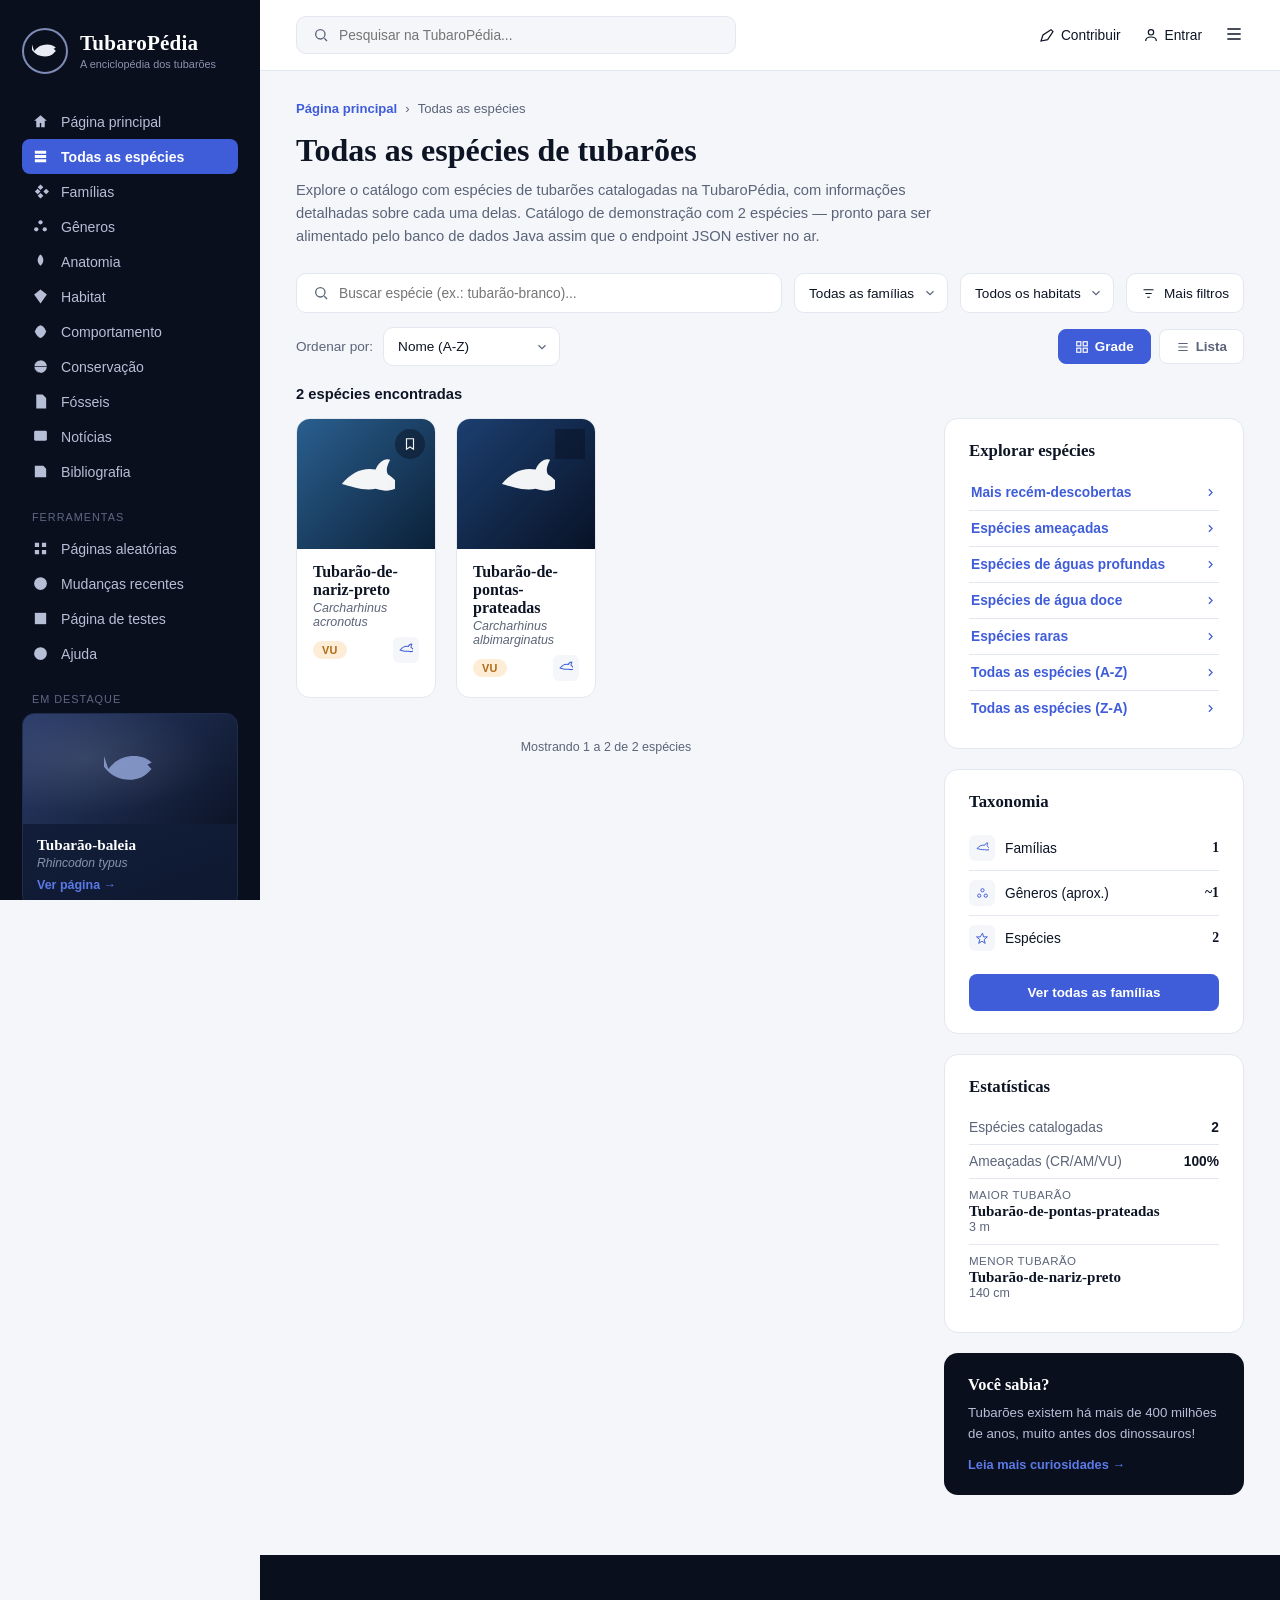
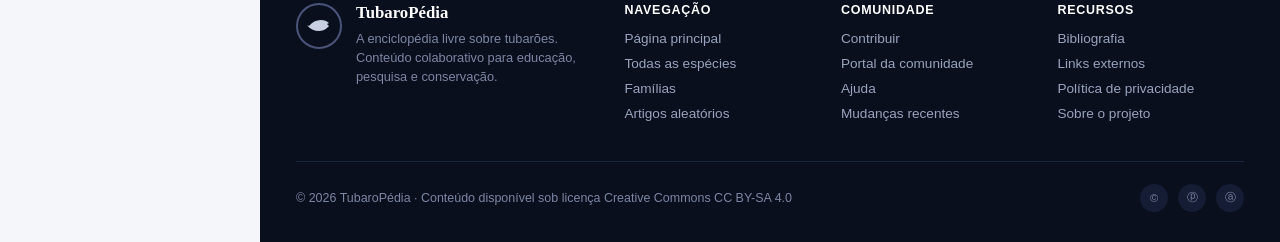
<file: catalogo-1.html>
<!DOCTYPE html>
<html lang="pt-BR">
<head>
<meta charset="UTF-8">
<meta name="viewport" content="width=device-width, initial-scale=1.0">
<title>Todas as espécies — TubaroPédia</title>
<style>
  :root{
    --navy-950:#0a0f1e;
    --navy-900:#0d1424;
    --navy-800:#121b32;
    --navy-700:#1a2540;
    --blue-accent:#3f5dd9;
    --blue-accent-light:#5b7ae8;
    --pink-accent:#e85d9c;
    --ink:#0d1424;
    --paper:#f4f6fa;
    --line:#e3e7ef;
    --muted:#5b6478;
    --white:#ffffff;
  }

  *{margin:0;padding:0;box-sizing:border-box;}

  body{
    font-family:'Georgia', 'Iowan Old Style', serif;
    background:var(--paper);
    color:var(--ink);
  }

  .sans{font-family:-apple-system,BlinkMacSystemFont,'Segoe UI',Roboto,Helvetica,Arial,sans-serif;}
  a{color:inherit;text-decoration:none;}
  ul{list-style:none;}
  button{font:inherit;}

  /* ===== LAYOUT SHELL ===== */
  .shell{display:grid;grid-template-columns:260px 1fr;min-height:100vh;}

  /* ===== SIDEBAR (mesma da home) ===== */
  .sidebar{
    background:var(--navy-950);
    color:#c7cfe0;
    padding:28px 22px 24px;
    position:sticky;top:0;height:100vh;overflow-y:auto;
    font-family:-apple-system,BlinkMacSystemFont,'Segoe UI',Roboto,Helvetica,Arial,sans-serif;
  }
  .brand{display:flex;align-items:center;gap:12px;margin-bottom:30px;}
  .brand-mark{width:46px;height:46px;border:2px solid #7d8bb5;border-radius:50%;display:flex;align-items:center;justify-content:center;flex-shrink:0;}
  .brand-mark svg{width:26px;height:26px;fill:#e8ebf3;}
  .brand h1{font-family:Georgia,serif;font-size:1.32rem;color:#fff;letter-spacing:0.2px;line-height:1.1;}
  .brand p{font-size:0.68rem;color:#8a93ad;margin-top:3px;}

  .nav-group{margin-bottom:22px;}
  .nav-label{font-size:0.68rem;text-transform:uppercase;letter-spacing:0.09em;color:#5f6784;padding:0 10px 8px;}
  .nav-item{display:flex;align-items:center;gap:12px;padding:9px 10px;border-radius:8px;font-size:0.88rem;color:#b7bfd6;cursor:pointer;transition:background .15s ease, color .15s ease;}
  .nav-item:hover{background:#141d33;color:#fff;}
  .nav-item.active{background:var(--blue-accent);color:#fff;font-weight:600;}
  .nav-item .ic{width:17px;height:17px;flex-shrink:0;display:flex;align-items:center;justify-content:center;}
  .nav-item .ic svg{width:100%;height:100%;fill:currentColor;}

  .featured-card{background:linear-gradient(160deg,#152140,#0e1830);border:1px solid #1f2c4d;border-radius:12px;overflow:hidden;margin-bottom:18px;}
  .featured-card .img{height:110px;background:radial-gradient(ellipse at 30% 40%, rgba(255,255,255,0.10), transparent 60%),linear-gradient(135deg,#2b3d6b,#0c1428);display:flex;align-items:center;justify-content:center;}
  .featured-card .img svg{width:52px;height:52px;fill:#8fa3d6;opacity:.85;}
  .featured-card .body{padding:12px 14px 14px;}
  .featured-card h4{color:#fff;font-family:Georgia,serif;font-size:0.95rem;margin-bottom:2px;}
  .featured-card em{display:block;color:#8a93ad;font-size:0.76rem;font-style:italic;margin-bottom:8px;}
  .featured-card .link{font-size:0.78rem;color:var(--blue-accent-light);font-weight:600;cursor:pointer;}

  .social-row{display:flex;gap:14px;padding:4px 6px;}
  .social-row .ic{width:18px;height:18px;color:#8a93ad;}
  .social-row .ic svg{width:100%;height:100%;fill:currentColor;}

  /* ===== TOP HEADER ===== */
  .topbar{background:#fff;border-bottom:1px solid var(--line);display:flex;align-items:center;justify-content:space-between;gap:24px;padding:16px 36px;font-family:-apple-system,BlinkMacSystemFont,'Segoe UI',Roboto,Helvetica,Arial,sans-serif;}
  .search-box{flex:1;max-width:440px;display:flex;align-items:center;gap:10px;background:var(--paper);border:1px solid var(--line);border-radius:10px;padding:10px 16px;color:var(--muted);font-size:0.86rem;}
  .search-box svg{width:16px;height:16px;fill:none;stroke:var(--muted);stroke-width:2;flex-shrink:0;}
  .search-box input{border:none;background:transparent;outline:none;font-family:inherit;font-size:0.86rem;color:var(--ink);flex:1;}
  .topbar-actions{display:flex;align-items:center;gap:22px;font-size:0.86rem;color:var(--ink);}
  .topbar-actions .item{display:flex;align-items:center;gap:6px;cursor:pointer;}
  .topbar-actions .item svg{width:16px;height:16px;fill:none;stroke:var(--ink);stroke-width:1.8;}
  .topbar-actions .menu-ic svg{width:20px;height:20px;stroke:var(--ink);fill:none;stroke-width:1.8;}

  /* ===== PAGE HEADER ===== */
  .content{padding:30px 36px 60px;}
  .breadcrumb{font-family:-apple-system,BlinkMacSystemFont,'Segoe UI',Roboto,Helvetica,Arial,sans-serif;font-size:0.82rem;color:var(--muted);margin-bottom:16px;display:flex;align-items:center;gap:8px;}
  .breadcrumb a{color:var(--blue-accent);font-weight:600;cursor:pointer;}
  .page-head h2{font-family:Georgia,serif;font-size:2rem;margin-bottom:10px;}
  .page-head p{font-family:-apple-system,BlinkMacSystemFont,'Segoe UI',Roboto,Helvetica,Arial,sans-serif;font-size:0.92rem;color:var(--muted);max-width:680px;line-height:1.55;margin-bottom:26px;}

  /* ===== TOOLBAR ===== */
  .toolbar{display:flex;flex-wrap:wrap;gap:12px;margin-bottom:14px;font-family:-apple-system,BlinkMacSystemFont,'Segoe UI',Roboto,Helvetica,Arial,sans-serif;}
  .tb-search{flex:1 1 240px;display:flex;align-items:center;gap:10px;background:#fff;border:1px solid var(--line);border-radius:10px;padding:11px 16px;}
  .tb-search svg{width:16px;height:16px;fill:none;stroke:var(--muted);stroke-width:2;flex-shrink:0;}
  .tb-search input{border:none;outline:none;font-family:inherit;font-size:0.86rem;color:var(--ink);flex:1;background:transparent;}
  select, .btn-outline{
    background:#fff;border:1px solid var(--line);border-radius:10px;
    padding:11px 14px;font-size:0.85rem;color:var(--ink);font-family:inherit;cursor:pointer;
  }
  select{appearance:none;-webkit-appearance:none;padding-right:32px;
    background-image:url("data:image/svg+xml,%3Csvg xmlns='http://www.w3.org/2000/svg' viewBox='0 0 24 24' fill='none' stroke='%235b6478' stroke-width='2'%3E%3Cpath d='M6 9l6 6 6-6'/%3E%3C/svg%3E");
    background-repeat:no-repeat;background-position:right 10px center;background-size:14px;
  }
  .btn-outline{display:flex;align-items:center;gap:8px;}
  .btn-outline svg{width:15px;height:15px;stroke:var(--ink);fill:none;stroke-width:1.8;}
  .btn-outline.active{background:var(--navy-950);color:#fff;border-color:var(--navy-950);}
  .btn-outline.active svg{stroke:#fff;}

  .filters-extra{display:none;gap:12px;flex-wrap:wrap;margin-bottom:14px;font-family:-apple-system,BlinkMacSystemFont,'Segoe UI',Roboto,Helvetica,Arial,sans-serif;padding:16px;background:#fff;border:1px solid var(--line);border-radius:10px;}
  .filters-extra.show{display:flex;}
  .filters-extra label{display:flex;flex-direction:column;gap:6px;font-size:0.76rem;color:var(--muted);font-weight:600;}

  .toolbar-row2{display:flex;align-items:center;justify-content:space-between;margin-bottom:20px;font-family:-apple-system,BlinkMacSystemFont,'Segoe UI',Roboto,Helvetica,Arial,sans-serif;flex-wrap:wrap;gap:12px;}
  .sort-group{display:flex;align-items:center;gap:10px;font-size:0.85rem;color:var(--muted);}
  .view-toggle{display:flex;gap:8px;}
  .view-btn{
    display:flex;align-items:center;gap:6px;border:1px solid var(--line);background:#fff;
    padding:9px 16px;border-radius:8px;font-size:0.84rem;font-weight:600;color:var(--muted);cursor:pointer;
  }
  .view-btn svg{width:14px;height:14px;fill:none;stroke:currentColor;stroke-width:2;}
  .view-btn.active{background:var(--blue-accent);border-color:var(--blue-accent);color:#fff;}

  .results-bar{font-family:-apple-system,BlinkMacSystemFont,'Segoe UI',Roboto,Helvetica,Arial,sans-serif;font-size:0.92rem;font-weight:700;color:var(--ink);margin-bottom:16px;}
  .results-bar span{font-weight:400;color:var(--muted);font-size:0.82rem;}

  /* ===== MAIN GRID ===== */
  .catalog-layout{display:grid;grid-template-columns:1fr 300px;gap:28px;align-items:start;}

  /* species grid (grade view) */
  .species-grid{display:grid;grid-template-columns:repeat(4,1fr);gap:20px;}
  .species-card{
    background:#fff;border:1px solid var(--line);border-radius:14px;overflow:hidden;
    font-family:-apple-system,BlinkMacSystemFont,'Segoe UI',Roboto,Helvetica,Arial,sans-serif;
    cursor:pointer;transition:transform .15s ease, box-shadow .15s ease;position:relative;
  }
  .species-card:hover{transform:translateY(-3px);box-shadow:0 14px 28px rgba(15,23,42,0.12);}
  .species-thumb{height:130px;display:flex;align-items:center;justify-content:center;position:relative;}
  .species-thumb svg{width:58px;height:58px;opacity:.95;}
  .bookmark-btn{
    position:absolute;top:10px;right:10px;width:30px;height:30px;border-radius:50%;
    background:rgba(10,15,30,0.45);display:flex;align-items:center;justify-content:center;
    border:none;cursor:pointer;backdrop-filter:blur(2px);
  }
  .bookmark-btn svg{width:14px;height:14px;fill:none;stroke:#fff;stroke-width:2;}
  .bookmark-btn.saved svg{fill:#fff;}
  .species-body{padding:14px 16px 16px;}
  .species-body h4{font-family:Georgia,serif;font-size:1rem;margin-bottom:2px;}
  .species-body em{display:block;font-size:0.78rem;font-style:italic;color:var(--muted);margin-bottom:8px;}
  .species-meta{display:flex;align-items:center;justify-content:space-between;}
  .species-fam{font-size:0.76rem;color:var(--muted);}
  .species-fam-ic{width:26px;height:26px;border-radius:6px;background:var(--paper);display:flex;align-items:center;justify-content:center;}
  .species-fam-ic svg{width:14px;height:14px;stroke:var(--blue-accent);fill:none;stroke-width:1.8;}

  .thumb-1{background:linear-gradient(135deg,#2a5f8f,#0b2038);}
  .thumb-2{background:linear-gradient(135deg,#1c3f70,#081226);}
  .thumb-3{background:linear-gradient(135deg,#324a7a,#0a1120);}
  .thumb-4{background:linear-gradient(135deg,#3c342c,#181410);}
  .thumb-5{background:linear-gradient(135deg,#2e2f5c,#0c0d22);}
  .thumb-6{background:linear-gradient(135deg,#3d5a4a,#0d1a15);}

  /* list view */
  .species-grid.list-mode{display:flex;flex-direction:column;gap:10px;}
  .species-grid.list-mode .species-card{display:flex;align-items:center;gap:16px;}
  .species-grid.list-mode:hover{transform:none;}
  .species-grid.list-mode .species-thumb{width:90px;height:70px;flex-shrink:0;}
  .species-grid.list-mode .species-thumb svg{width:38px;height:38px;}
  .species-grid.list-mode .species-body{flex:1;padding:12px 16px 12px 0;display:flex;align-items:center;justify-content:space-between;gap:16px;}
  .species-grid.list-mode .species-body .names{flex:1;}
  .species-grid.list-mode .species-body em{margin-bottom:0;}
  .species-grid.list-mode .bookmark-btn{position:static;background:var(--paper);}
  .species-grid.list-mode .bookmark-btn svg{stroke:var(--muted);}
  .species-grid.list-mode .species-meta{gap:18px;flex-shrink:0;}

  .badge{display:inline-block;font-size:0.68rem;font-weight:700;padding:3px 9px;border-radius:20px;text-transform:uppercase;letter-spacing:0.03em;}
  .badge-cr{background:#fbe3e6;color:#b3273d;}
  .badge-vu{background:#fdecd6;color:#b06a12;}
  .badge-nt{background:#fff6d6;color:#8a6c05;}
  .badge-lc{background:#e2f4e6;color:#1f7a3c;}
  .badge-dd{background:#eef1f8;color:var(--muted);}

  .empty-state{grid-column:1/-1;text-align:center;padding:60px 20px;color:var(--muted);font-family:-apple-system,BlinkMacSystemFont,'Segoe UI',Roboto,Helvetica,Arial,sans-serif;}
  .empty-state svg{width:44px;height:44px;stroke:var(--muted);fill:none;stroke-width:1.5;margin-bottom:14px;}
  .empty-state h4{font-family:Georgia,serif;font-size:1.1rem;color:var(--ink);margin-bottom:6px;}

  /* pagination */
  .pagination{display:flex;align-items:center;justify-content:center;gap:8px;margin:34px 0 6px;font-family:-apple-system,BlinkMacSystemFont,'Segoe UI',Roboto,Helvetica,Arial,sans-serif;font-size:0.85rem;}
  .pagination button{
    min-width:36px;height:36px;border-radius:8px;border:1px solid var(--line);background:#fff;color:var(--ink);cursor:pointer;font-weight:600;
  }
  .pagination button.active{background:var(--blue-accent);border-color:var(--blue-accent);color:#fff;}
  .pagination button:disabled{opacity:0.4;cursor:not-allowed;}
  .pagination button.nav-btn{padding:0 14px;}
  .pagination-info{text-align:center;font-family:-apple-system,BlinkMacSystemFont,'Segoe UI',Roboto,Helvetica,Arial,sans-serif;font-size:0.78rem;color:var(--muted);margin-top:8px;}

  /* ===== RIGHT SIDEBAR PANELS ===== */
  .panel{background:#fff;border:1px solid var(--line);border-radius:14px;padding:22px 24px;margin-bottom:20px;font-family:-apple-system,BlinkMacSystemFont,'Segoe UI',Roboto,Helvetica,Arial,sans-serif;}
  .panel h3{font-family:Georgia,serif;font-size:1.05rem;margin-bottom:14px;}
  .quick-list li{display:flex;align-items:center;justify-content:space-between;padding:10px 2px;border-bottom:1px solid var(--line);font-size:0.86rem;font-weight:600;color:var(--blue-accent);cursor:pointer;}
  .quick-list li:last-child{border-bottom:none;}
  .quick-list svg{width:13px;height:13px;stroke:var(--blue-accent);fill:none;stroke-width:2.2;}

  .tax-rows div{display:flex;align-items:center;gap:10px;padding:9px 0;border-bottom:1px solid var(--line);font-size:0.86rem;}
  .tax-rows div:last-of-type{border-bottom:none;}
  .tax-rows .ic{width:26px;height:26px;border-radius:6px;background:var(--paper);display:flex;align-items:center;justify-content:center;flex-shrink:0;}
  .tax-rows .ic svg{width:13px;height:13px;stroke:var(--blue-accent);fill:none;stroke-width:1.8;}
  .tax-rows b{margin-left:auto;font-family:Georgia,serif;}
  .panel .btn-primary-sm{
    display:block;text-align:center;margin-top:14px;background:var(--blue-accent);color:#fff;
    font-weight:600;font-size:0.84rem;padding:11px;border-radius:8px;cursor:pointer;
  }
  .panel .btn-primary-sm:hover{background:#2f4bc4;}

  .stat-row{display:flex;justify-content:space-between;align-items:center;padding:9px 0;border-bottom:1px solid var(--line);font-size:0.86rem;}
  .stat-row:last-of-type{border-bottom:none;}
  .stat-row .k{color:var(--muted);}
  .stat-row .v{font-weight:700;}
  .stat-extreme{padding:10px 0;border-bottom:1px solid var(--line);}
  .stat-extreme:last-of-type{border-bottom:none;}
  .stat-extreme .k{font-size:0.72rem;color:var(--muted);text-transform:uppercase;letter-spacing:.04em;}
  .stat-extreme .v{font-family:Georgia,serif;font-size:0.94rem;font-weight:700;margin-top:2px;}
  .stat-extreme .sub{font-size:0.78rem;color:var(--muted);}

  .fact-box{background:var(--navy-950);color:#fff;border-radius:14px;padding:22px 24px;font-family:-apple-system,BlinkMacSystemFont,'Segoe UI',Roboto,Helvetica,Arial,sans-serif;}
  .fact-box h4{font-family:Georgia,serif;font-size:1.02rem;margin-bottom:8px;}
  .fact-box p{font-size:0.83rem;color:#b7bfd6;line-height:1.55;margin-bottom:10px;}
  .fact-box a{font-size:0.8rem;color:var(--blue-accent-light);font-weight:600;}

  /* ===== FOOTER ===== */
  .footer{background:var(--navy-950);color:#9aa3bd;padding:48px 36px 30px;font-family:-apple-system,BlinkMacSystemFont,'Segoe UI',Roboto,Helvetica,Arial,sans-serif;}
  .footer-grid{display:grid;grid-template-columns:1.6fr 1fr 1fr 1fr;gap:30px;padding-bottom:30px;border-bottom:1px solid #1c2540;}
  .footer-brand{display:flex;gap:14px;}
  .footer-brand .mark{width:46px;height:46px;border-radius:50%;border:2px solid #4a5478;display:flex;align-items:center;justify-content:center;flex-shrink:0;}
  .footer-brand .mark svg{width:24px;height:24px;fill:#c7cfe0;}
  .footer-brand h5{color:#fff;font-family:Georgia,serif;font-size:1.05rem;margin-bottom:6px;}
  .footer-brand p{font-size:0.8rem;line-height:1.5;color:#7d86a3;}
  .footer h6{color:#fff;font-size:0.78rem;text-transform:uppercase;letter-spacing:.06em;margin-bottom:14px;}
  .footer ul li{margin-bottom:10px;font-size:0.85rem;}
  .footer ul li a:hover{color:#fff;}
  .footer-bottom{display:flex;align-items:center;justify-content:space-between;padding-top:22px;font-size:0.78rem;color:#7d86a3;flex-wrap:wrap;gap:12px;}
  .footer-bottom .socials{display:flex;gap:10px;}
  .footer-bottom .socials span{width:28px;height:28px;border-radius:50%;background:#151d34;display:flex;align-items:center;justify-content:center;font-size:0.7rem;}

  /* toast + modal (mesmo padrão da home) */
  #toast{position:fixed;left:50%;bottom:28px;transform:translateX(-50%) translateY(20px);background:var(--navy-950);color:#fff;font-family:-apple-system,BlinkMacSystemFont,'Segoe UI',Roboto,Helvetica,Arial,sans-serif;font-size:0.86rem;padding:13px 22px;border-radius:10px;box-shadow:0 12px 30px rgba(0,0,0,0.3);z-index:999;opacity:0;pointer-events:none;transition:opacity .2s ease, transform .2s ease;}
  #toast.show{opacity:1;transform:translateX(-50%) translateY(0);}
  .modal-overlay{position:fixed;inset:0;background:rgba(10,15,30,0.6);display:none;align-items:center;justify-content:center;z-index:1000;padding:20px;}
  .modal-overlay.show{display:flex;}
  .modal-box{background:#fff;border-radius:16px;max-width:420px;width:100%;padding:30px;font-family:-apple-system,BlinkMacSystemFont,'Segoe UI',Roboto,Helvetica,Arial,sans-serif;position:relative;box-shadow:0 30px 60px rgba(0,0,0,0.35);}
  .modal-box h3{font-family:Georgia,serif;font-size:1.25rem;margin-bottom:6px;}
  .modal-box .modal-sub{font-size:0.82rem;color:var(--muted);margin-bottom:14px;line-height:1.5;}
  .modal-box .modal-close{position:absolute;top:16px;right:16px;width:28px;height:28px;border-radius:50%;background:var(--paper);border:none;display:flex;align-items:center;justify-content:center;cursor:pointer;color:var(--muted);}
  .modal-box .article-body{font-size:0.88rem;color:var(--muted);line-height:1.6;}
  .modal-box .field-row{display:flex;gap:14px;margin-top:14px;flex-wrap:wrap;}
  .modal-box .field-row div{flex:1;min-width:120px;}
  .modal-box .field-row .k{font-size:0.7rem;text-transform:uppercase;color:var(--muted);letter-spacing:.04em;}
  .modal-box .field-row .v{font-weight:700;font-family:Georgia,serif;}

  @media (max-width:1180px){
    .catalog-layout{grid-template-columns:1fr;}
  }
  @media (max-width:1080px){
    .shell{grid-template-columns:1fr;}
    .sidebar{position:fixed;top:0;left:0;bottom:0;transform:translateX(-100%);transition:transform .2s ease;z-index:500;box-shadow:0 0 40px rgba(0,0,0,0.4);height:100vh;}
    .sidebar.open{transform:translateX(0);}
    .species-grid{grid-template-columns:repeat(2,1fr);}
  }
  @media (max-width:640px){
    .topbar{flex-wrap:wrap;padding:14px 18px;}
    .content{padding:20px 18px 40px;}
    .species-grid{grid-template-columns:1fr;}
    .footer-grid{grid-template-columns:1fr;}
  }
</style>
</head>
<body>
<div class="shell">

  <!-- ================= SIDEBAR ================= -->
  <aside class="sidebar">
    <div class="brand">
      <div class="brand-mark"><svg viewBox="0 0 24 24"><path d="M2 12c3-4 7-6 12-6 3 0 6 1 8 3l-2 1c1 1 2 2 2 2s-1 1-2 2c-2 2-5 3-8 3-5 0-9-2-12-6-1.3 1.7-1.3 3.3 0 5-2.2-1-3.7-3-4-5 .3-2 1.8-4 4-5z"/></svg></div>
      <div><h1>TubaroPédia</h1><p>A enciclopédia dos tubarões</p></div>
    </div>

    <div class="nav-group">
      <div class="nav-item" data-action="href:index.html"><span class="ic"><svg viewBox="0 0 24 24"><path d="M12 3l9 8h-3v9h-5v-6H11v6H6v-9H3z"/></svg></span>Página principal</div>
      <div class="nav-item active" data-action="scroll-top"><span class="ic"><svg viewBox="0 0 24 24"><path d="M4 4h16v4H4zM4 10h16v4H4zM4 16h16v4H4z"/></svg></span>Todas as espécies</div>
      <div class="nav-item" data-action="group-familias"><span class="ic"><svg viewBox="0 0 24 24"><path d="M12 2l4 4-4 4-4-4zM4 12l4-4 4 4-4 4zM16 12l4-4 4 4-4 4zM12 22l-4-4 4-4 4 4z"/></svg></span>Famílias</div>
      <div class="nav-item" data-action="toast:Seção de Gêneros em construção."><span class="ic"><svg viewBox="0 0 24 24"><circle cx="12" cy="6" r="3"/><circle cx="6" cy="16" r="3"/><circle cx="18" cy="16" r="3"/></svg></span>Gêneros</div>
      <div class="nav-item" data-action="toast:Seção de Anatomia em construção."><span class="ic"><svg viewBox="0 0 24 24"><path d="M12 2c-4 3-4 8-4 8s0 5 4 8c4-3 4-8 4-8s0-5-4-8z"/></svg></span>Anatomia</div>
      <div class="nav-item" data-action="filter-habitat"><span class="ic"><svg viewBox="0 0 24 24"><path d="M12 2L3 9l9 13 9-13z"/></svg></span>Habitat</div>
      <div class="nav-item" data-action="toast:Seção de Comportamento em construção."><span class="ic"><svg viewBox="0 0 24 24"><path d="M4 12c2-6 6-9 8-9s6 3 8 9c-2 6-6 9-8 9s-6-3-8-9z"/><circle cx="12" cy="12" r="2"/></svg></span>Comportamento</div>
      <div class="nav-item" data-action="filter-ameacadas"><span class="ic"><svg viewBox="0 0 24 24"><circle cx="12" cy="12" r="9"/><path d="M12 3a9 9 0 000 18M3 12h18" stroke="#0a0f1e" stroke-width="1"/></svg></span>Conservação</div>
      <div class="nav-item" data-action="toast:Seção de Fósseis em construção."><span class="ic"><svg viewBox="0 0 24 24"><path d="M6 2h9l5 5v15H6z"/></svg></span>Fósseis</div>
      <div class="nav-item" data-action="toast:Seção de Notícias em construção."><span class="ic"><svg viewBox="0 0 24 24"><rect x="3" y="4" width="18" height="14" rx="2"/></svg></span>Notícias</div>
      <div class="nav-item" data-action="toast:Seção de Bibliografia em construção."><span class="ic"><svg viewBox="0 0 24 24"><path d="M4 4h12l4 4v12H4z"/></svg></span>Bibliografia</div>
    </div>

    <div class="nav-group">
      <div class="nav-label">Ferramentas</div>
      <div class="nav-item" data-action="random-species"><span class="ic"><svg viewBox="0 0 24 24"><path d="M4 4h6v6H4zM14 4h6v6h-6zM4 14h6v6H4zM14 14h6v6h-6z"/></svg></span>Páginas aleatórias</div>
      <div class="nav-item" data-action="toast:Nenhuma mudança recente registrada ainda."><span class="ic"><svg viewBox="0 0 24 24"><circle cx="12" cy="12" r="9"/></svg></span>Mudanças recentes</div>
      <div class="nav-item" data-action="toast:Página de testes em construção."><span class="ic"><svg viewBox="0 0 24 24"><path d="M4 4h16v16H4z"/></svg></span>Página de testes</div>
      <div class="nav-item" data-action="toast:Central de ajuda em construção."><span class="ic"><svg viewBox="0 0 24 24"><circle cx="12" cy="12" r="9"/></svg></span>Ajuda</div>
    </div>

    <div class="nav-group">
      <div class="nav-label">Em destaque</div>
      <div class="featured-card">
        <div class="img"><svg viewBox="0 0 24 24"><path d="M2 12c3-4 7-6 12-6 3 0 6 1 8 3l-2 1c1 1 2 2 2 2s-1 1-2 2c-2 2-5 3-8 3-5 0-9-2-12-6-1.3 1.7-1.3 3.3 0 5-2.2-1-3.7-3-4-5 .3-2 1.8-4 4-5z"/></svg></div>
        <div class="body">
          <h4>Tubarão-baleia</h4>
          <em>Rhincodon typus</em>
          <div class="link" data-action="open-species:tubarao-baleia">Ver página →</div>
        </div>
      </div>
    </div>

    <div class="social-row">
      <span class="ic"><svg viewBox="0 0 24 24"><rect x="3" y="3" width="18" height="18" rx="5"/></svg></span>
      <span class="ic"><svg viewBox="0 0 24 24"><path d="M10 8l6 4-6 4z"/><circle cx="12" cy="12" r="9"/></svg></span>
      <span class="ic"><svg viewBox="0 0 24 24"><rect x="3" y="5" width="18" height="14" rx="2"/><path d="M3 6l9 7 9-7"/></svg></span>
    </div>
  </aside>

  <!-- ================= MAIN ================= -->
  <div>
    <header class="topbar">
      <div class="title" style="display:none;"></div>
      <form class="search-box" id="topSearchForm">
        <svg viewBox="0 0 24 24"><circle cx="11" cy="11" r="7"/><path d="M21 21l-4-4"/></svg>
        <input id="topSearchInput" type="text" placeholder="Pesquisar na TubaroPédia..." autocomplete="off">
      </form>
      <div class="topbar-actions">
        <span class="item" data-action="open-modal:contribuir"><svg viewBox="0 0 24 24"><path d="M3 21l3-9 12-8 3 3-8 12z"/></svg>Contribuir</span>
        <span class="item" data-action="open-modal:entrar"><svg viewBox="0 0 24 24"><circle cx="12" cy="8" r="4"/><path d="M4 21c0-4 4-6 8-6s8 2 8 6"/></svg>Entrar</span>
        <span class="menu-ic" id="sidebarToggle" style="cursor:pointer;"><svg viewBox="0 0 24 24"><path d="M4 6h16M4 12h16M4 18h16"/></svg></span>
      </div>
    </header>

    <div class="content">
      <div class="breadcrumb">
        <a data-action="href:index.html">Página principal</a> <span>›</span> <span>Todas as espécies</span>
      </div>

      <div class="page-head">
        <h2>Todas as espécies de tubarões</h2>
        <p>Explore o catálogo com espécies de tubarões catalogadas na TubaroPédia, com informações detalhadas sobre cada uma delas. <span id="dataNote"></span></p>
      </div>

      <!-- TOOLBAR -->
      <div class="toolbar">
        <div class="tb-search">
          <svg viewBox="0 0 24 24"><circle cx="11" cy="11" r="7"/><path d="M21 21l-4-4"/></svg>
          <input id="catalogSearch" type="text" placeholder="Buscar espécie (ex.: tubarão-branco)...">
        </div>
        <select id="filterFamily"></select>
        <select id="filterHabitat"></select>
        <button class="btn-outline" id="toggleFilters">
          <svg viewBox="0 0 24 24"><path d="M4 6h16M7 12h10M10 18h4"/></svg>Mais filtros
        </button>
      </div>

      <div class="filters-extra" id="filtersExtra">
        <label>Status de conservação
          <select id="filterStatus">
            <option value="">Todos</option>
            <option value="CR">Criticamente ameaçada</option>
            <option value="AM">Ameaçada</option>
            <option value="VU">Vulnerável</option>
            <option value="NT">Quase ameaçada</option>
            <option value="LC">Pouco preocupante</option>
            <option value="DD">Dados insuficientes</option>
          </select>
        </label>
        <label>Porte mínimo (m)
          <select id="filterSize">
            <option value="0">Qualquer porte</option>
            <option value="0.5">Acima de 0,5 m</option>
            <option value="2">Acima de 2 m</option>
            <option value="5">Acima de 5 m</option>
            <option value="10">Acima de 10 m</option>
          </select>
        </label>
        <label>&nbsp;
          <button class="btn-outline" id="clearFilters" type="button">Limpar filtros</button>
        </label>
      </div>

      <div class="toolbar-row2">
        <div class="sort-group">
          Ordenar por:
          <select id="sortSelect">
            <option value="name-asc">Nome (A-Z)</option>
            <option value="name-desc">Nome (Z-A)</option>
            <option value="sci-asc">Nome científico (A-Z)</option>
            <option value="size-desc">Maior porte</option>
            <option value="size-asc">Menor porte</option>
          </select>
        </div>
        <div class="view-toggle">
          <button class="view-btn active" id="viewGrid" type="button">
            <svg viewBox="0 0 24 24"><rect x="3" y="3" width="7" height="7"/><rect x="14" y="3" width="7" height="7"/><rect x="3" y="14" width="7" height="7"/><rect x="14" y="14" width="7" height="7"/></svg>Grade
          </button>
          <button class="view-btn" id="viewList" type="button">
            <svg viewBox="0 0 24 24"><path d="M4 6h16M4 12h16M4 18h16"/></svg>Lista
          </button>
        </div>
      </div>

      <div class="results-bar" id="resultsBar"></div>

      <div class="catalog-layout">
        <div>
          <div class="species-grid" id="speciesGrid"></div>
          <div class="pagination" id="pagination"></div>
          <div class="pagination-info" id="paginationInfo"></div>
        </div>

        <!-- RIGHT SIDEBAR -->
        <div>
          <div class="panel">
            <h3>Explorar espécies</h3>
            <ul class="quick-list">
              <li data-action="sort:recent">Mais recém-descobertas <svg viewBox="0 0 24 24"><path d="M9 6l6 6-6 6"/></svg></li>
              <li data-action="filter-ameacadas">Espécies ameaçadas <svg viewBox="0 0 24 24"><path d="M9 6l6 6-6 6"/></svg></li>
              <li data-action="filter-profundas">Espécies de águas profundas <svg viewBox="0 0 24 24"><path d="M9 6l6 6-6 6"/></svg></li>
              <li data-action="filter-doce">Espécies de água doce <svg viewBox="0 0 24 24"><path d="M9 6l6 6-6 6"/></svg></li>
              <li data-action="filter-raras">Espécies raras <svg viewBox="0 0 24 24"><path d="M9 6l6 6-6 6"/></svg></li>
              <li data-action="sort:name-asc">Todas as espécies (A-Z) <svg viewBox="0 0 24 24"><path d="M9 6l6 6-6 6"/></svg></li>
              <li data-action="sort:name-desc">Todas as espécies (Z-A) <svg viewBox="0 0 24 24"><path d="M9 6l6 6-6 6"/></svg></li>
            </ul>
          </div>

          <div class="panel">
            <h3>Taxonomia</h3>
            <div class="tax-rows" id="taxRows"></div>
            <div class="btn-primary-sm" data-action="group-familias">Ver todas as famílias</div>
          </div>

          <div class="panel">
            <h3>Estatísticas</h3>
            <div id="statRows"></div>
          </div>

          <div class="fact-box">
            <h4>Você sabia?</h4>
            <p id="factText"></p>
            <a data-action="toast:Mais curiosidades em breve." style="cursor:pointer;">Leia mais curiosidades →</a>
          </div>
        </div>
      </div>
    </div>

    <!-- FOOTER -->
    <footer class="footer">
      <div class="footer-grid">
        <div class="footer-brand">
          <div class="mark"><svg viewBox="0 0 24 24" fill="#c7cfe0"><path d="M2 12c3-4 7-6 12-6 3 0 6 1 8 3l-2 1c1 1 2 2 2 2s-1 1-2 2c-2 2-5 3-8 3-5 0-9-2-12-6z"/></svg></div>
          <div><h5>TubaroPédia</h5><p>A enciclopédia livre sobre tubarões. Conteúdo colaborativo para educação, pesquisa e conservação.</p></div>
        </div>
        <div><h6>Navegação</h6><ul>
          <li><a data-action="href:index.html">Página principal</a></li>
          <li><a data-action="scroll-top">Todas as espécies</a></li>
          <li><a data-action="group-familias">Famílias</a></li>
          <li><a data-action="random-species">Artigos aleatórios</a></li>
        </ul></div>
        <div><h6>Comunidade</h6><ul>
          <li><a data-action="open-modal:contribuir">Contribuir</a></li>
          <li><a data-action="toast:Portal da comunidade em construção.">Portal da comunidade</a></li>
          <li><a data-action="toast:Central de ajuda em construção.">Ajuda</a></li>
          <li><a data-action="toast:Nenhuma mudança recente registrada ainda.">Mudanças recentes</a></li>
        </ul></div>
        <div><h6>Recursos</h6><ul>
          <li><a data-action="toast:Bibliografia em construção.">Bibliografia</a></li>
          <li><a data-action="toast:Links externos em construção.">Links externos</a></li>
          <li><a data-action="toast:Política de privacidade em construção.">Política de privacidade</a></li>
          <li><a data-action="toast:Sobre o projeto em construção.">Sobre o projeto</a></li>
        </ul></div>
      </div>
      <div class="footer-bottom">
        <span>© 2026 TubaroPédia · Conteúdo disponível sob licença Creative Commons CC BY-SA 4.0</span>
        <div class="socials"><span>©</span><span>ⓟ</span><span>ⓐ</span></div>
      </div>
    </footer>
  </div>
</div>

<div id="toast"></div>
<div class="modal-overlay" id="modalOverlay"><div class="modal-box" id="modalBox"></div></div>

<script>
(function(){
  /* =========================================================
     "BANCO DE DADOS" DE ESPÉCIES
     Modelado nos mesmos campos que BancoDadosTubaroes.java vai
     exportar como JSON (id/slug, nomeComum, nomeCientifico,
     familia, habitat[], porteMetros, statusConservacao, água doce,
     águas profundas, raro, recémDescoberto). Quando o backend
     Java estiver servindo o JSON, troque SPECIES por um fetch().
     Cada card já aponta para especie.html?especie=<slug>, o mesmo
     padrão usado na página da espécie Tubarão-branco.
  ========================================================= */
  const SPECIES = [
    {id:"tubarão-de-nariz-preto",nome:"Tubarão-de-nariz-preto",cientifico:"Carcharhinus acronotus",familia:"Carcharhinidae",habitat:["Costeiro"],porte:1.4,status:"VU",thumb:1},
    {id:"tubarao-de-pontas-prateadas",nome:"Tubarão-de-pontas-prateadas",cientifico:"Carcharhinus albimarginatus",familia:"Carcharhinidae",habitat:["Recifes de coral", "Costeiro", "Oceânico"],porte: 3.0,status: "VU",thumb:2},
    ];
  const STATUS_LABEL = {CR:"Criticamente ameaçada",AM:"Ameaçada",VU:"Vulnerável",NT:"Quase ameaçada",LC:"Pouco preocupante",DD:"Dados insuficientes"};
  const STATUS_BADGE = {CR:"badge-cr",AM:"badge-cr",VU:"badge-vu",NT:"badge-nt",LC:"badge-lc",DD:"badge-dd"};
  const PER_PAGE = 12;

  let state = {
    query:"", family:"", habitat:"", status:"", minSize:0,
    sort:"name-asc", view:"grid", page:1
  };
  let saved = new Set();

  document.getElementById('dataNote').textContent =
    "Catálogo de demonstração com " + SPECIES.length + " espécies — pronto para ser alimentado pelo banco de dados Java assim que o endpoint JSON estiver no ar.";

  /* ---------- popula selects de família e habitat ---------- */
  const famSelect = document.getElementById('filterFamily');
  const habSelect = document.getElementById('filterHabitat');
  const families = [...new Set(SPECIES.map(s=>s.familia))].sort();
  const habitats = [...new Set(SPECIES.flatMap(s=>s.habitat))].sort();
  famSelect.innerHTML = '<option value="">Todas as famílias</option>' + families.map(f=>`<option value="${f}">${f}</option>`).join('');
  habSelect.innerHTML = '<option value="">Todos os habitats</option>' + habitats.map(h=>`<option value="${h}">${h}</option>`).join('');

  /* ---------- helpers ---------- */
  function normalize(s){ return (s||"").toLowerCase().normalize('NFD').replace(/[\u0300-\u036f]/g,""); }

  function getFiltered(){
    let list = SPECIES.filter(s=>{
      if(state.query){
        const q = normalize(state.query);
        if(!normalize(s.nome).includes(q) && !normalize(s.cientifico).includes(q) && !normalize(s.familia).includes(q)) return false;
      }
      if(state.family && s.familia !== state.family) return false;
      if(state.habitat && !s.habitat.includes(state.habitat)) return false;
      if(state.status && s.status !== state.status) return false;
      if(state.minSize && s.porte < state.minSize) return false;
      return true;
    });
    switch(state.sort){
      case "name-asc": list.sort((a,b)=>a.nome.localeCompare(b.nome,'pt')); break;
      case "name-desc": list.sort((a,b)=>b.nome.localeCompare(a.nome,'pt')); break;
      case "sci-asc": list.sort((a,b)=>a.cientifico.localeCompare(b.cientifico)); break;
      case "size-desc": list.sort((a,b)=>b.porte-a.porte); break;
      case "size-asc": list.sort((a,b)=>a.porte-b.porte); break;
      case "recent": list = list.filter(s=>s.recente).concat(list.filter(s=>!s.recente)); break;
    }
    return list;
  }

  function famIcon(){
    return '<svg viewBox="0 0 24 24"><path d="M2 12c4-5 9-7 14-6 1-3 4-5 6-4-1 2-2 4-1 6 3 2 5 4 3 6-2 1-5 1-8 0-5 1-10-1-14-2z"/></svg>';
  }

  function sharkSvg(){
    return '<svg viewBox="0 0 24 24" fill="#fff"><path d="M2 12c4-5 9-7 14-6 1-3 4-5 6-4-1 2-2 4-1 6 3 2 5 4 3 6-2 1-5 1-8 0-5 1-10-1-14-2z"/></svg>';
  }

  /* ---------- render ---------- */
  function render(){
    const grid = document.getElementById('speciesGrid');
    const all = getFiltered();
    const totalPages = Math.max(1, Math.ceil(all.length / PER_PAGE));
    if(state.page > totalPages) state.page = totalPages;
    const start = (state.page-1)*PER_PAGE;
    const pageItems = all.slice(start, start+PER_PAGE);

    grid.className = 'species-grid' + (state.view === 'list' ? ' list-mode' : '');

    if(pageItems.length === 0){
      grid.innerHTML = '<div class="empty-state"><svg viewBox="0 0 24 24"><circle cx="11" cy="11" r="7"/><path d="M21 21l-4-4"/></svg><h4>Nenhuma espécie encontrada</h4><p>Tente ajustar a busca ou os filtros.</p></div>';
    } else {
      grid.innerHTML = pageItems.map(s=>{
        const isSaved = saved.has(s.id);
        return `<div class="species-card" data-action="open-species:${s.id}">
          <div class="species-thumb thumb-${s.thumb}">
            <button class="bookmark-btn${isSaved?' saved':''}" data-action="bookmark:${s.id}" title="Salvar"><svg viewBox="0 0 24 24"><path d="M6 3h12v18l-6-4-6 4z"/></svg></button>
            ${sharkSvg()}
          </div>
          <div class="species-body">
            <div class="names">
              <h4>${s.nome}</h4>
              <em>${s.cientifico}</em>
            </div>
            <div class="species-meta">
              <span class="badge ${STATUS_BADGE[s.status]}">${s.status}</span>
              <span class="species-fam-ic">${famIcon()}</span>
            </div>
          </div>
        </div>`;
      }).join('');
    }

    document.getElementById('resultsBar').innerHTML = `${all.length} espécie${all.length===1?'':'s'} encontrada${all.length===1?'':'s'}`;

    // pagination
    const pag = document.getElementById('pagination');
    let html = `<button class="nav-btn" data-page="prev" ${state.page<=1?'disabled':''}>← Anterior</button>`;
    for(let p=1;p<=totalPages;p++){
      if(totalPages>7 && p!==1 && p!==totalPages && Math.abs(p-state.page)>1){
        if(p===2 || p===totalPages-1) html += `<span>…</span>`;
        continue;
      }
      html += `<button data-page="${p}" class="${p===state.page?'active':''}">${p}</button>`;
    }
    html += `<button class="nav-btn" data-page="next" ${state.page>=totalPages?'disabled':''}>Próxima →</button>`;
    pag.innerHTML = totalPages>1 ? html : '';

    document.getElementById('paginationInfo').textContent =
      all.length ? `Mostrando ${start+1} a ${Math.min(start+PER_PAGE, all.length)} de ${all.length} espécies` : '';

    renderSidebar();
  }

  function renderSidebar(){
    const famCount = new Set(SPECIES.map(s=>s.familia)).size;
    const generaGuess = new Set(SPECIES.map(s=>s.cientifico.split(' ')[0])).size;
    document.getElementById('taxRows').innerHTML = `
      <div><span class="ic">${famIcon()}</span>Famílias<b>${famCount}</b></div>
      <div><span class="ic"><svg viewBox="0 0 24 24"><circle cx="12" cy="6" r="3"/><circle cx="6" cy="16" r="3"/><circle cx="18" cy="16" r="3"/></svg></span>Gêneros (aprox.)<b>~${generaGuess}</b></div>
      <div><span class="ic"><svg viewBox="0 0 24 24"><path d="M12 2l2 7h7l-6 5 2 7-6-4-6 4 2-7-6-5h7z"/></svg></span>Espécies<b>${SPECIES.length}</b></div>
    `;

    const threatened = SPECIES.filter(s=>['CR','AM','VU'].includes(s.status)).length;
    const pct = Math.round((threatened/SPECIES.length)*100);
    const biggest = SPECIES.reduce((a,b)=>a.porte>b.porte?a:b);
    const smallest = SPECIES.reduce((a,b)=>a.porte<b.porte?a:b);
    document.getElementById('statRows').innerHTML = `
      <div class="stat-row"><span class="k">Espécies catalogadas</span><span class="v">${SPECIES.length}</span></div>
      <div class="stat-row"><span class="k">Ameaçadas (CR/AM/VU)</span><span class="v">${pct}%</span></div>
      <div class="stat-extreme"><div class="k">Maior tubarão</div><div class="v">${biggest.nome}</div><div class="sub">${biggest.porte} m</div></div>
      <div class="stat-extreme"><div class="k">Menor tubarão</div><div class="v">${smallest.nome}</div><div class="sub">${smallest.porte*100|0} cm</div></div>
    `;

    document.getElementById('factText').textContent =
      "Tubarões existem há mais de 400 milhões de anos, muito antes dos dinossauros!";
  }

  /* ---------- toast + modal ---------- */
  const toastEl = document.getElementById('toast');
  let toastTimer;
  function showToast(msg){
    toastEl.textContent = msg;
    toastEl.classList.add('show');
    clearTimeout(toastTimer);
    toastTimer = setTimeout(()=>toastEl.classList.remove('show'), 2600);
  }
  const overlay = document.getElementById('modalOverlay');
  const modalBox = document.getElementById('modalBox');
  function closeModal(){ overlay.classList.remove('show'); modalBox.innerHTML=''; }
  overlay.addEventListener('click', e=>{ if(e.target===overlay) closeModal(); });
  document.addEventListener('keydown', e=>{ if(e.key==='Escape') closeModal(); });

  function openSpeciesModal(id){
    const s = SPECIES.find(x=>x.id===id);
    if(!s) return;
    modalBox.innerHTML = `
      <button class="modal-close" data-close>✕</button>
      <h3>${s.nome}</h3>
      <p class="modal-sub" style="font-style:italic;">${s.cientifico}</p>
      <p class="article-body">Família ${s.familia}, encontrado em ${s.habitat.join(', ').toLowerCase()}. Prévia rápida — a página completa da espécie (especie.html?especie=${s.id}) reúne anatomia, comportamento e distribuição.</p>
      <div class="field-row">
        <div><div class="k">Porte</div><div class="v">${s.porte} m</div></div>
        <div><div class="k">Status</div><div class="v">${STATUS_LABEL[s.status]}</div></div>
      </div>
      <div class="btn-primary-sm" style="margin-top:18px;" data-action="href:especie.html?especie=${s.id}">Abrir página completa →</div>
    `;
    overlay.classList.add('show');
  }

  function openFormModal(kind){
    const isContribute = kind==='contribuir';
    modalBox.innerHTML = `
      <button class="modal-close" data-close>✕</button>
      <h3>${isContribute?'Contribuir com a TubaroPédia':'Entrar'}</h3>
      <p class="modal-sub">${isContribute?'Envie uma sugestão de edição ou novo conteúdo. Nossa equipe revisa antes da publicação.':'Acesse sua conta para editar e acompanhar páginas.'}</p>
      <form id="modalForm">
        ${isContribute
          ? '<label>Seu nome</label><input type="text" required style="width:100%;border:1px solid var(--line);border-radius:8px;padding:10px 12px;margin-top:6px;font:inherit;"><label style="display:block;margin-top:12px;">E-mail</label><input type="email" required style="width:100%;border:1px solid var(--line);border-radius:8px;padding:10px 12px;margin-top:6px;font:inherit;"><label style="display:block;margin-top:12px;">Sugestão</label><textarea rows="3" required style="width:100%;border:1px solid var(--line);border-radius:8px;padding:10px 12px;margin-top:6px;font:inherit;"></textarea>'
          : '<label>E-mail</label><input type="email" required style="width:100%;border:1px solid var(--line);border-radius:8px;padding:10px 12px;margin-top:6px;font:inherit;"><label style="display:block;margin-top:12px;">Senha</label><input type="password" required style="width:100%;border:1px solid var(--line);border-radius:8px;padding:10px 12px;margin-top:6px;font:inherit;">'
        }
        <button type="submit" class="modal-submit" style="margin-top:18px;width:100%;border:none;background:var(--blue-accent);color:#fff;font-weight:600;padding:12px;border-radius:8px;cursor:pointer;">${isContribute?'Enviar sugestão':'Entrar'}</button>
      </form>`;
    overlay.classList.add('show');
    document.getElementById('modalForm').addEventListener('submit', e=>{
      e.preventDefault(); closeModal();
      showToast(isContribute?'Obrigado! Sua sugestão foi enviada para revisão.':'Login em construção — em breve disponível.');
    });
  }

  /* ---------- event delegation ---------- */
  document.addEventListener('click', function(e){
    if(e.target.closest('[data-close]')){ closeModal(); return; }

    const el = e.target.closest('[data-action]');
    if(el){
      const action = el.getAttribute('data-action');
      if(action.startsWith('open-species:')){
        openSpeciesModal(action.split(':')[1]);
      } else if(action.startsWith('bookmark:')){
        e.stopPropagation();
        const id = action.split(':')[1];
        saved.has(id) ? saved.delete(id) : saved.add(id);
        render();
      } else if(action.startsWith('open-modal:')){
        openFormModal(action.split(':')[1]);
      } else if(action.startsWith('href:')){
        window.location.href = action.slice(5);
      } else if(action === 'scroll-top'){
        window.scrollTo({top:0,behavior:'smooth'});
      } else if(action === 'group-familias'){
        state.sort = 'name-asc'; document.getElementById('sortSelect').value='name-asc';
        state.page=1; render(); window.scrollTo({top:0,behavior:'smooth'});
        showToast('Ordenado por família não disponível ainda — organizado por nome (A-Z).');
      } else if(action === 'filter-habitat'){
        document.getElementById('toggleFilters').click();
        showToast('Use o filtro de habitat abaixo da busca.');
      } else if(action === 'filter-ameacadas'){
        document.getElementById('toggleFilters').classList.add('active');
        document.getElementById('filtersExtra').classList.add('show');
        state.status=''; // mostra as 3 categorias ameaçadas via sort, já que select é única
        state.sort='name-asc'; state.page=1;
        document.getElementById('sortSelect').value='name-asc';
        applyThreatenedFilter();
      } else if(action === 'filter-profundas'){
        state.habitat='Águas profundas'; document.getElementById('filterHabitat').value='Águas profundas';
        state.page=1; render(); window.scrollTo({top:0,behavior:'smooth'});
      } else if(action === 'filter-doce'){
        state.habitat='Água doce'; document.getElementById('filterHabitat').value='Água doce';
        state.page=1; render(); window.scrollTo({top:0,behavior:'smooth'});
      } else if(action === 'filter-raras'){
        state.query=''; document.getElementById('catalogSearch').value='';
        state.family=''; state.habitat=''; state.status=''; state.minSize=0;
        state.customRare = true;
        renderRare();
      } else if(action === 'random-species'){
        openSpeciesModal(SPECIES[Math.floor(Math.random()*SPECIES.length)].id);
      } else if(action.startsWith('sort:')){
        const val = action.split(':')[1];
        state.sort = val; document.getElementById('sortSelect').value = (val==='recent'?'name-asc':val);
        state.page=1; render(); window.scrollTo({top:0,behavior:'smooth'});
      } else if(action.startsWith('toast:')){
        showToast(action.slice(6));
      }
      return;
    }

    const navItem = e.target.closest('.nav-item');
    if(navItem && !navItem.dataset.action){
      document.querySelectorAll('.nav-item.active').forEach(n=>n.classList.remove('active'));
      navItem.classList.add('active');
    }
  });

  function applyThreatenedFilter(){
    const grid = document.getElementById('speciesGrid');
    const list = SPECIES.filter(s=>['CR','AM','VU'].includes(s.status));
    document.getElementById('resultsBar').innerHTML = `${list.length} espécies ameaçadas encontradas`;
    grid.className = 'species-grid' + (state.view==='list' ? ' list-mode' : '');
    grid.innerHTML = list.map(s=>`<div class="species-card" data-action="open-species:${s.id}">
        <div class="species-thumb thumb-${s.thumb}">${sharkSvg()}</div>
        <div class="species-body"><div class="names"><h4>${s.nome}</h4><em>${s.cientifico}</em></div>
        <div class="species-meta"><span class="badge ${STATUS_BADGE[s.status]}">${s.status}</span></div></div>
      </div>`).join('');
    document.getElementById('pagination').innerHTML='';
    document.getElementById('paginationInfo').textContent = 'Filtrando por: espécies ameaçadas';
    window.scrollTo({top:0,behavior:'smooth'});
  }

  function renderRare(){
    const grid = document.getElementById('speciesGrid');
    const list = SPECIES.filter(s=>s.raro);
    document.getElementById('resultsBar').innerHTML = `${list.length} espécies raras encontradas`;
    grid.className = 'species-grid' + (state.view==='list' ? ' list-mode' : '');
    grid.innerHTML = list.map(s=>`<div class="species-card" data-action="open-species:${s.id}">
        <div class="species-thumb thumb-${s.thumb}">${sharkSvg()}</div>
        <div class="species-body"><div class="names"><h4>${s.nome}</h4><em>${s.cientifico}</em></div>
        <div class="species-meta"><span class="badge ${STATUS_BADGE[s.status]}">${s.status}</span></div></div>
      </div>`).join('');
    document.getElementById('pagination').innerHTML='';
    document.getElementById('paginationInfo').textContent = 'Filtrando por: espécies raras';
    window.scrollTo({top:0,behavior:'smooth'});
  }

  document.getElementById('pagination').addEventListener('click', function(e){
    const btn = e.target.closest('button[data-page]');
    if(!btn) return;
    const p = btn.getAttribute('data-page');
    if(p==='prev') state.page--; else if(p==='next') state.page++; else state.page = parseInt(p,10);
    render();
    window.scrollTo({top:0,behavior:'smooth'});
  });

  /* ---------- inputs ---------- */
  document.getElementById('catalogSearch').addEventListener('input', function(){
    state.query = this.value; state.page = 1; render();
  });
  document.getElementById('topSearchForm').addEventListener('submit', e=>e.preventDefault());
  document.getElementById('topSearchInput').addEventListener('input', function(){
    document.getElementById('catalogSearch').value = this.value;
    state.query = this.value; state.page = 1; render();
  });
  document.getElementById('filterFamily').addEventListener('change', function(){
    state.family = this.value; state.page = 1; render();
  });
  document.getElementById('filterHabitat').addEventListener('change', function(){
    state.habitat = this.value; state.page = 1; render();
  });
  document.getElementById('filterStatus').addEventListener('change', function(){
    state.status = this.value; state.page = 1; render();
  });
  document.getElementById('filterSize').addEventListener('change', function(){
    state.minSize = parseFloat(this.value); state.page = 1; render();
  });
  document.getElementById('sortSelect').addEventListener('change', function(){
    state.sort = this.value; state.page = 1; render();
  });
  document.getElementById('toggleFilters').addEventListener('click', function(){
    this.classList.toggle('active');
    document.getElementById('filtersExtra').classList.toggle('show');
  });
  document.getElementById('clearFilters').addEventListener('click', function(){
    document.getElementById('filterStatus').value='';
    document.getElementById('filterSize').value='0';
    state.status=''; state.minSize=0; state.page=1; render();
  });
  document.getElementById('viewGrid').addEventListener('click', function(){
    state.view='grid'; this.classList.add('active');
    document.getElementById('viewList').classList.remove('active'); render();
  });
  document.getElementById('viewList').addEventListener('click', function(){
    state.view='list'; this.classList.add('active');
    document.getElementById('viewGrid').classList.remove('active'); render();
  });

  const sidebar = document.querySelector('.sidebar');
  document.getElementById('sidebarToggle').addEventListener('click', ()=> sidebar.classList.toggle('open'));

  render();
})();
</script>
</body>
</html>
</file>
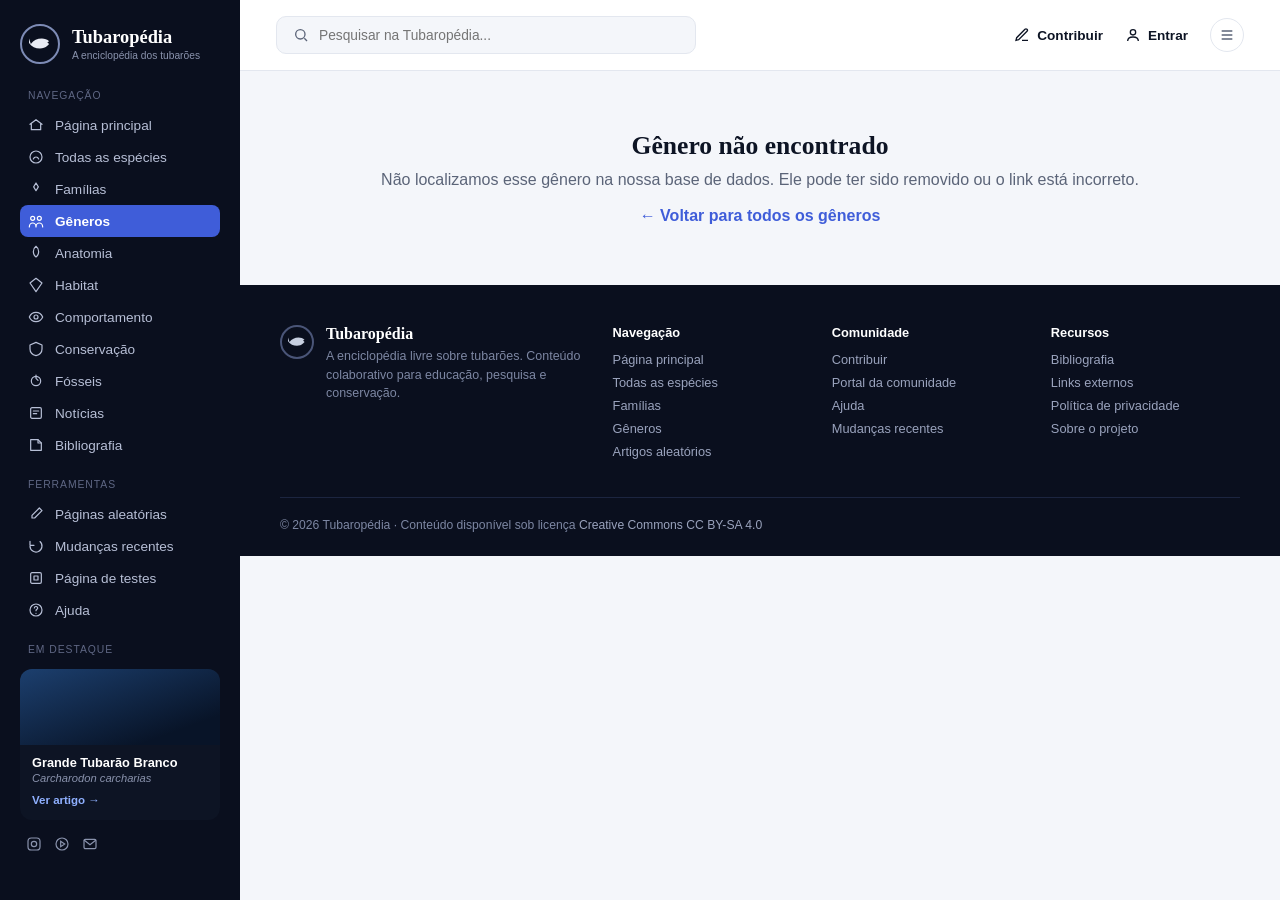
<file: genero.html>
<!DOCTYPE html>
<html lang="pt-BR">
<head>
<meta charset="UTF-8">
<meta name="viewport" content="width=device-width, initial-scale=1.0">
<title>Gênero — TubaroPédia</title>
<style>
  :root{
    --navy-950:#0a0f1e;
    --navy-900:#0d1424;
    --navy-800:#121b32;
    --blue-accent:#3f5dd9;
    --blue-accent-light:#5b7ae8;
    --ink:#0d1424;
    --paper:#f4f6fa;
    --line:#e3e7ef;
    --muted:#5b6478;
    --amber:#e8a23f;
    --green-ok:#3fa87a;
  }
  *{margin:0;padding:0;box-sizing:border-box;}
  body{font-family:-apple-system,BlinkMacSystemFont,'Segoe UI',Roboto,Helvetica,Arial,sans-serif;background:var(--paper);color:var(--ink);}
  a{color:inherit;text-decoration:none;}
  ul{list-style:none;}
  button{font:inherit;cursor:pointer;}

  .shell{display:grid;grid-template-columns:240px 1fr;min-height:100vh;}

  /* ---------- SIDEBAR (igual ao resto do site) ---------- */
  .sidebar{background:var(--navy-950);color:#c7cfe0;padding:24px 20px;position:sticky;top:0;height:100vh;overflow-y:auto;}
  .brand{display:flex;align-items:center;gap:12px;margin-bottom:26px;}
  .brand-mark{width:40px;height:40px;border:2px solid #7d8bb5;border-radius:50%;display:flex;align-items:center;justify-content:center;flex-shrink:0;}
  .brand-mark svg{width:22px;height:22px;fill:#e8ebf3;}
  .brand h1{font-family:Georgia,serif;font-size:1.15rem;color:#fff;}
  .brand p{font-size:0.64rem;color:#8a93ad;margin-top:2px;}
  .nav-label{font-size:0.65rem;text-transform:uppercase;letter-spacing:0.09em;color:#5f6784;padding:0 8px 8px;}
  .nav-item{display:flex;align-items:center;gap:11px;padding:8px 8px;border-radius:8px;font-size:0.85rem;color:#b7bfd6;}
  .nav-item:hover{background:#141d33;color:#fff;}
  .nav-item.active{background:var(--blue-accent);color:#fff;font-weight:600;}
  .nav-item .ic{width:16px;height:16px;flex-shrink:0;display:flex;align-items:center;justify-content:center;}
  .nav-item .ic svg{width:100%;height:100%;fill:none;stroke:currentColor;stroke-width:1.8;stroke-linecap:round;stroke-linejoin:round;}
  .nav-group{margin-bottom:18px;}
  .feature-box{background:var(--navy-900);border-radius:12px;overflow:hidden;margin-top:6px;}
  .feature-box .thumb{height:76px;position:relative;background:linear-gradient(160deg,#1c3f6e 0%,#081428 80%);}
  .feature-box .txt{padding:10px 12px 12px;}
  .feature-box .txt strong{display:block;font-size:0.8rem;color:#fff;}
  .feature-box .txt em{display:block;font-size:0.7rem;color:#8a93ad;margin:2px 0 6px;}
  .feature-box .txt a{font-size:0.72rem;color:#8fb0ff;font-weight:600;}
  .social-row{display:flex;gap:12px;padding:16px 6px 0;}
  .social-row .ic{width:16px;height:16px;color:#8a93ad;}
  .social-row .ic svg{width:100%;height:100%;fill:none;stroke:currentColor;stroke-width:1.8;}

  /* ---------- TOPBAR ---------- */
  .topbar{background:#fff;border-bottom:1px solid var(--line);display:flex;align-items:center;gap:20px;padding:16px 36px;}
  .search-box{flex:1;max-width:420px;display:flex;align-items:center;gap:10px;background:var(--paper);border:1px solid var(--line);border-radius:10px;padding:10px 16px;color:var(--muted);font-size:0.86rem;}
  .search-box svg{width:16px;height:16px;fill:none;stroke:var(--muted);stroke-width:2;flex-shrink:0;}
  .search-box input{border:none;background:none;outline:none;font:inherit;color:var(--ink);width:100%;}
  .topbar-actions{margin-left:auto;display:flex;align-items:center;gap:22px;}
  .topbar-link{display:flex;align-items:center;gap:7px;font-size:0.85rem;font-weight:600;color:var(--ink);}
  .topbar-link svg{width:16px;height:16px;fill:none;stroke:currentColor;stroke-width:2;}
  .icon-btn{width:34px;height:34px;border-radius:50%;border:1px solid var(--line);background:#fff;display:flex;align-items:center;justify-content:center;color:var(--muted);flex-shrink:0;}
  .icon-btn svg{width:16px;height:16px;fill:none;stroke:currentColor;stroke-width:2;}

  /* ---------- BREADCRUMB ---------- */
  .breadcrumb{padding:14px 40px 0;font-size:0.82rem;color:var(--muted);display:flex;align-items:center;gap:8px;flex-wrap:wrap;}
  .breadcrumb a{color:var(--blue-accent);font-weight:600;}
  .breadcrumb .sep{color:#aab0c4;}
  .breadcrumb .current{color:var(--ink);font-weight:600;}

  /* ---------- HERO ---------- */
  .hero{position:relative;overflow:hidden;padding:40px;min-height:220px;margin:14px 40px 0;border-radius:16px;
    background:radial-gradient(ellipse at 75% 30%, rgba(90,130,210,.4), transparent 55%),
      linear-gradient(120deg,#0d2247 0%,#081222 75%);
    background-size:cover;background-position:center;
    display:flex;align-items:center;}
  .hero-content{position:relative;max-width:560px;}
  .hero h1{font-family:Georgia,serif;color:#fff;font-size:2.3rem;line-height:1.15;margin-bottom:6px;font-style:italic;}
  .hero .subtitulo{color:#9fb1e0;font-size:0.98rem;font-weight:600;margin-bottom:16px;}
  .hero p{color:#c4cde4;font-size:0.92rem;line-height:1.65;}
  .hero p em{font-style:italic;color:#dbe2f3;}

  /* ---------- STATS ---------- */
  .stats-strip{margin:0 40px;transform:translateY(-26px);background:#fff;border:1px solid var(--line);border-radius:14px;
    box-shadow:0 10px 28px rgba(15,20,40,.08);display:grid;grid-template-columns:repeat(5,1fr);}
  .stats-strip .item{display:flex;gap:12px;align-items:flex-start;padding:20px 18px;border-right:1px solid var(--line);}
  .stats-strip .item:last-child{border-right:none;}
  .stats-strip .ic{width:40px;height:40px;border-radius:50%;background:var(--blue-accent);display:flex;align-items:center;justify-content:center;flex-shrink:0;}
  .stats-strip .ic svg{width:19px;height:19px;fill:none;stroke:#fff;stroke-width:1.8;}
  .stats-strip .lbl-top{font-size:0.76rem;color:var(--muted);margin-bottom:2px;}
  .stats-strip .lbl-val{font-size:0.9rem;font-weight:700;line-height:1.3;}

  /* ---------- LAYOUT ---------- */
  .layout-wrap{padding:6px 40px 60px;}
  .layout{display:grid;grid-template-columns:1fr 320px;gap:26px;align-items:start;}

  .section-head{display:flex;align-items:center;gap:14px;margin-bottom:16px;}
  .section-head h2{font-family:Georgia,serif;font-size:1.25rem;position:relative;padding-bottom:8px;flex:1;}
  .section-head h2::after{content:"";position:absolute;left:0;bottom:0;width:34px;height:3px;background:var(--blue-accent);border-radius:2px;}
  .section-head a{font-size:0.82rem;font-weight:700;color:var(--blue-accent);}

  .card{background:#fff;border:1px solid var(--line);border-radius:14px;padding:24px 26px;margin-bottom:22px;}
  .card p{font-size:0.88rem;line-height:1.7;color:var(--ink);}
  .card h3{font-family:Georgia,serif;font-size:1.12rem;margin-bottom:14px;}

  .desc-grid{display:grid;grid-template-columns:1fr 280px;gap:26px;align-items:start;}
  .check-list{margin-top:6px;}
  .check-list li{display:flex;gap:9px;align-items:flex-start;font-size:0.87rem;line-height:1.5;margin-bottom:9px;}
  .check-list li svg{width:16px;height:16px;stroke:var(--green-ok);fill:none;stroke-width:2.4;flex-shrink:0;margin-top:2px;}

  .gallery{border-radius:12px;overflow:hidden;background:linear-gradient(160deg,#1c3f6e 0%,#081428 80%);position:relative;height:190px;}
  .gallery img{position:absolute;inset:0;width:100%;height:100%;object-fit:cover;display:none;}
  .gallery-caption{font-size:0.78rem;color:var(--muted);margin-top:10px;text-align:center;}
  .gallery-caption em{font-style:italic;}
  .gallery-dots{display:flex;justify-content:center;gap:6px;margin-top:8px;}
  .gallery-dots span{width:6px;height:6px;border-radius:50%;background:var(--line);}
  .gallery-dots span:first-child{background:var(--blue-accent);}

  .map-wrap{margin-top:16px;}
  .img-placeholder{background:#e3e7ef;border:1px dashed #c3cadb;border-radius:10px;}
  .map-wrap .map-placeholder{width:100%;height:220px;}
  .map-legend{display:flex;gap:22px;flex-wrap:wrap;margin-top:14px;font-size:0.78rem;color:var(--muted);}
  .map-legend .row{display:flex;align-items:center;gap:7px;}
  .map-legend .dot{width:10px;height:10px;border-radius:3px;flex-shrink:0;}

  .species-grid{display:grid;grid-template-columns:repeat(auto-fill,minmax(160px,1fr));gap:14px;margin-top:16px;}
  .species-card .ph{height:90px;border-radius:10px;position:relative;overflow:hidden;background:linear-gradient(160deg,#1c3f6e 0%,#081428 80%);margin-bottom:8px;}
  .species-card .ph img{position:absolute;inset:0;width:100%;height:100%;object-fit:cover;display:none;}
  .species-card strong{display:block;font-size:0.84rem;font-style:italic;line-height:1.3;}
  .species-card .comum{font-size:0.76rem;color:var(--muted);margin:2px 0 4px;}
  .species-card a{font-size:0.76rem;font-weight:700;color:var(--blue-accent);}
  .empty-note{font-size:0.85rem;color:var(--muted);margin-top:10px;line-height:1.6;}

  .callout{display:flex;gap:14px;align-items:flex-start;background:#eef2fb;border:1px solid #d7e0f7;border-radius:12px;padding:18px 20px;margin-bottom:22px;}
  .callout .ic{width:34px;height:34px;border-radius:9px;background:var(--blue-accent);display:flex;align-items:center;justify-content:center;flex-shrink:0;}
  .callout .ic svg{width:17px;height:17px;fill:none;stroke:#fff;stroke-width:2;}
  .callout h3{font-family:Georgia,serif;font-size:1rem;margin-bottom:4px;}
  .callout p{font-size:0.85rem;color:var(--ink);line-height:1.6;}

  .related-grid{display:grid;grid-template-columns:repeat(auto-fill,minmax(160px,1fr));gap:14px;}
  .related-card .ph{height:90px;border-radius:10px;position:relative;overflow:hidden;background:linear-gradient(160deg,#1c3f6e 0%,#081428 80%);margin-bottom:8px;}
  .related-card .ph img{position:absolute;inset:0;width:100%;height:100%;object-fit:cover;display:none;}
  .related-card strong{display:block;font-family:Georgia,serif;font-size:0.94rem;}
  .related-card span{display:block;font-size:0.76rem;color:var(--muted);line-height:1.4;}

  /* ---------- SIDEBAR (direita) ---------- */
  .side-card{background:#fff;border:1px solid var(--line);border-radius:14px;padding:20px;margin-bottom:20px;}
  .side-card h3{font-family:Georgia,serif;font-size:1.02rem;margin-bottom:14px;}

  .tax-row{display:flex;gap:12px;align-items:flex-start;padding:9px 0;border-bottom:1px solid var(--line);}
  .tax-row:last-child{border-bottom:none;}
  .tax-row .ic{width:28px;height:28px;border-radius:50%;background:var(--paper);border:1px solid var(--line);display:flex;align-items:center;justify-content:center;flex-shrink:0;color:var(--blue-accent);}
  .tax-row .ic svg{width:14px;height:14px;fill:none;stroke:currentColor;stroke-width:1.8;}
  .tax-row .lbl{font-size:0.74rem;color:var(--muted);}
  .tax-row .val{font-size:0.86rem;font-weight:700;}
  .tax-row .val.accent{color:var(--blue-accent);font-style:italic;}

  .donut-wrap{display:flex;align-items:center;gap:16px;}
  .donut-wrap svg{flex-shrink:0;}
  .donut-legend{flex:1;font-size:0.78rem;}
  .donut-legend .row{display:flex;align-items:center;gap:8px;padding:4px 0;}
  .donut-legend .dot{width:9px;height:9px;border-radius:50%;flex-shrink:0;}
  .donut-legend .pct{margin-left:auto;color:var(--muted);font-weight:600;}

  .btn-primary{display:inline-block;background:var(--blue-accent);color:#fff;font-size:0.83rem;font-weight:700;padding:11px 18px;border-radius:9px;border:none;margin-top:12px;width:100%;text-align:center;}
  .side-list li{font-size:0.85rem;padding:5px 0;}
  .side-links li{font-size:0.85rem;padding:5px 0;}
  .side-links a{color:var(--blue-accent);font-weight:600;}

  .not-found{padding:60px 40px;text-align:center;}
  .not-found h1{font-family:Georgia,serif;font-size:1.6rem;margin-bottom:10px;}
  .not-found p{color:var(--muted);margin-bottom:18px;}
  .not-found a{color:var(--blue-accent);font-weight:700;}

  /* ---------- FOOTER ---------- */
  .footer{background:var(--navy-950);color:#9aa3bd;padding:40px 40px 24px;font-size:0.83rem;}
  .footer a{color:#9aa3bd;}
  .footer a:hover{color:#fff;}
  .footer-grid{display:grid;grid-template-columns:1.6fr 1fr 1fr 1fr;gap:30px;max-width:1200px;margin:0 auto 30px;}
  .footer-brand{display:flex;gap:12px;}
  .footer-brand .brand-mark{width:34px;height:34px;border:2px solid #4a5578;border-radius:50%;display:flex;align-items:center;justify-content:center;flex-shrink:0;}
  .footer-brand .brand-mark svg{width:18px;height:18px;fill:#c7cfe0;}
  .footer-brand h4{color:#fff;font-family:Georgia,serif;font-size:1rem;margin-bottom:4px;}
  .footer-brand p{font-size:0.78rem;line-height:1.5;color:#7d87a3;}
  .footer h5{color:#fff;font-size:0.8rem;margin-bottom:12px;}
  .footer li{margin-bottom:8px;font-size:0.8rem;}
  .footer-bottom{max-width:1200px;margin:0 auto;padding-top:20px;border-top:1px solid #1c2540;display:flex;justify-content:space-between;align-items:center;flex-wrap:wrap;gap:10px;font-size:0.76rem;color:#7d87a3;}

  @media (max-width:1080px){
    .shell{grid-template-columns:1fr;}
    .sidebar{position:relative;height:auto;}
    .hero{margin:14px 20px 0;padding:32px 22px;}
    .breadcrumb{padding:14px 20px 0;}
    .stats-strip{margin:0 20px;transform:translateY(-20px);grid-template-columns:repeat(2,1fr);}
    .stats-strip .item{border-right:none;border-bottom:1px solid var(--line);}
    .layout-wrap{padding:6px 20px 40px;}
    .layout{grid-template-columns:1fr;}
    .desc-grid{grid-template-columns:1fr;}
    .topbar{flex-wrap:wrap;padding:16px 20px;}
    .footer{padding:32px 20px 20px;}
    .footer-grid{grid-template-columns:1fr 1fr;}
  }
  @media (max-width:600px){ .footer-grid{grid-template-columns:1fr;} .stats-strip{grid-template-columns:1fr;} }
</style>
</head>
<body>
<div class="shell">

  <aside class="sidebar">
    <div class="brand">
      <div class="brand-mark"><svg viewBox="0 0 24 24"><path d="M2 12c3-4 7-6 12-6 3 0 6 1 8 3l-2 1c1 1 2 2 2 2s-1 1-2 2c-2 2-5 3-8 3-5 0-9-2-12-6-1.3 1.7-1.3 3.3 0 5-2.2-1-3.7-3-4-5 .3-2 1.8-4 4-5z"/></svg></div>
      <div><h1>Tubaropédia</h1><p>A enciclopédia dos tubarões</p></div>
    </div>

    <div class="nav-group">
      <div class="nav-label">Navegação</div>
      <a class="nav-item" href="index.html"><span class="ic"><svg viewBox="0 0 24 24"><path d="M3 11l9-7 9 7M5 10v9h14v-9"/></svg></span>Página principal</a>
      <a class="nav-item" href="especie.html"><span class="ic"><svg viewBox="0 0 24 24"><circle cx="12" cy="12" r="9"/><path d="M8 15c1.5-4 6.5-4 8 0"/></svg></span>Todas as espécies</a>
      <a class="nav-item" href="familias.html"><span class="ic"><svg viewBox="0 0 24 24"><path d="M12 3l3.5 5.8-3.5 5.8-3.5-5.8z"/></svg></span>Famílias</a>
      <a class="nav-item active" href="generos.html"><span class="ic"><svg viewBox="0 0 24 24"><circle cx="7" cy="8" r="3"/><circle cx="17" cy="8" r="3"/><path d="M2 21c0-4 3-6 5-6s5 2 5 6M12 21c0-4 3-6 5-6s5 2 5 6"/></svg></span>Gêneros</a>
      <a class="nav-item" href="#"><span class="ic"><svg viewBox="0 0 24 24"><path d="M12 2c-4 3-4 8-4 8s0 5 4 8c4-3 4-8 4-8s0-5-4-8z"/></svg></span>Anatomia</a>
      <a class="nav-item" href="#"><span class="ic"><svg viewBox="0 0 24 24"><path d="M12 2L3 9l9 13 9-13z"/></svg></span>Habitat</a>
      <a class="nav-item" href="#"><span class="ic"><svg viewBox="0 0 24 24"><path d="M2 12s3-7 10-7 10 7 10 7-3 7-10 7-10-7-10-7z"/><circle cx="12" cy="12" r="3"/></svg></span>Comportamento</a>
      <a class="nav-item" href="#"><span class="ic"><svg viewBox="0 0 24 24"><path d="M12 2l9 4v6c0 5-3.5 8.5-9 10-5.5-1.5-9-5-9-10V6z"/></svg></span>Conservação</a>
      <a class="nav-item" href="fosseis.html"><span class="ic"><svg viewBox="0 0 24 24"><path d="M12 3v5l3 3M5 12a7 7 0 1014 0 7 7 0 00-14 0z"/></svg></span>Fósseis</a>
      <a class="nav-item" href="#"><span class="ic"><svg viewBox="0 0 24 24"><rect x="4" y="4" width="16" height="16" rx="2"/><path d="M8 9h8M8 13h5"/></svg></span>Notícias</a>
      <a class="nav-item" href="#"><span class="ic"><svg viewBox="0 0 24 24"><path d="M4 4h11l5 5v11H4z"/><path d="M15 4v5h5"/></svg></span>Bibliografia</a>
    </div>

    <div class="nav-group">
      <div class="nav-label">Ferramentas</div>
      <a class="nav-item" href="#"><span class="ic"><svg viewBox="0 0 24 24"><path d="M17 3l4 4-11 11H6v-4z"/></svg></span>Páginas aleatórias</a>
      <a class="nav-item" href="#"><span class="ic"><svg viewBox="0 0 24 24"><path d="M3 12a9 9 0 1015-6.7M3 5v6h6"/></svg></span>Mudanças recentes</a>
      <a class="nav-item" href="#"><span class="ic"><svg viewBox="0 0 24 24"><rect x="4" y="4" width="16" height="16" rx="2"/><path d="M9 9h6v6H9z"/></svg></span>Página de testes</a>
      <a class="nav-item" href="#"><span class="ic"><svg viewBox="0 0 24 24"><circle cx="12" cy="12" r="9"/><path d="M9.5 9a2.5 2.5 0 015 .5c0 1.5-2.5 1.5-2.5 3.5M12 17h.01"/></svg></span>Ajuda</a>
    </div>

    <div class="nav-label">Em destaque</div>
    <div class="feature-box">
      <!-- Espaço para foto: <img src="imagens/....jpg" alt="..."> -->
      <div class="thumb"></div>
      <div class="txt">
        <strong>Grande Tubarão Branco</strong>
        <em>Carcharodon carcharias</em>
        <a href="especie.html?especie=tubarao-branco">Ver artigo →</a>
      </div>
    </div>

    <div class="social-row">
      <span class="ic"><svg viewBox="0 0 24 24"><rect x="3" y="3" width="18" height="18" rx="5"/><circle cx="12" cy="12" r="4"/></svg></span>
      <span class="ic"><svg viewBox="0 0 24 24"><path d="M10 8l6 4-6 4z"/><circle cx="12" cy="12" r="9"/></svg></span>
      <span class="ic"><svg viewBox="0 0 24 24"><rect x="3" y="5" width="18" height="14" rx="2"/><path d="M3 6l9 7 9-7"/></svg></span>
    </div>
  </aside>

  <div id="pagina">
    <header class="topbar">
      <div class="search-box">
        <svg viewBox="0 0 24 24"><circle cx="11" cy="11" r="7"/><path d="M21 21l-4-4"/></svg>
        <input type="text" placeholder="Pesquisar na Tubaropédia...">
      </div>
      <div class="topbar-actions">
        <a class="topbar-link" href="#"><svg viewBox="0 0 24 24"><path d="M12 20h9M16.5 3.5a2.1 2.1 0 013 3L7 19l-4 1 1-4z"/></svg>Contribuir</a>
        <a class="topbar-link" href="#"><svg viewBox="0 0 24 24"><circle cx="12" cy="8" r="4"/><path d="M4 21c0-4 4-6 8-6s8 2 8 6"/></svg>Entrar</a>
        <button class="icon-btn" title="Menu" aria-label="Abrir menu">
          <svg viewBox="0 0 24 24"><path d="M4 6h16M4 12h16M4 18h16"/></svg>
        </button>
      </div>
    </header>

    <div id="conteudo"></div>

    <footer class="footer">
      <div class="footer-grid">
        <div class="footer-brand">
          <div class="brand-mark"><svg viewBox="0 0 24 24"><path d="M2 12c3-4 7-6 12-6 3 0 6 1 8 3l-2 1c1 1 2 2 2 2s-1 1-2 2c-2 2-5 3-8 3-5 0-9-2-12-6-1.3 1.7-1.3 3.3 0 5-2.2-1-3.7-3-4-5 .3-2 1.8-4 4-5z"/></svg></div>
          <div>
            <h4>Tubaropédia</h4>
            <p>A enciclopédia livre sobre tubarões. Conteúdo colaborativo para educação, pesquisa e conservação.</p>
          </div>
        </div>
        <div>
          <h5>Navegação</h5>
          <ul>
            <li><a href="index.html">Página principal</a></li>
            <li><a href="especie.html">Todas as espécies</a></li>
            <li><a href="familias.html">Famílias</a></li>
            <li><a href="generos.html">Gêneros</a></li>
            <li><a href="#">Artigos aleatórios</a></li>
          </ul>
        </div>
        <div>
          <h5>Comunidade</h5>
          <ul>
            <li><a href="#">Contribuir</a></li>
            <li><a href="#">Portal da comunidade</a></li>
            <li><a href="#">Ajuda</a></li>
            <li><a href="#">Mudanças recentes</a></li>
          </ul>
        </div>
        <div>
          <h5>Recursos</h5>
          <ul>
            <li><a href="#">Bibliografia</a></li>
            <li><a href="#">Links externos</a></li>
            <li><a href="#">Política de privacidade</a></li>
            <li><a href="#">Sobre o projeto</a></li>
          </ul>
        </div>
      </div>
      <div class="footer-bottom">
        <span>© 2026 Tubaropédia · Conteúdo disponível sob licença <a href="#">Creative Commons CC BY-SA 4.0</a></span>
      </div>
    </footer>
  </div>
</div>

<script src="generos-data.js"></script>
<script>
/*
 * Página de detalhe de um gênero. Lê o parâmetro "genero" da URL
 * (ex.: genero.html?genero=carcharhinus) e busca os dados correspondentes
 * em generos-data.js — não é preciso editar este arquivo para adicionar
 * ou atualizar gêneros, tudo vem do generos-data.js.
 */

function fotoTag(caminho, alt){
  if(!caminho) return "";
  return `<img src="imagens/generos/${caminho}" alt="${alt}"
    onload="this.style.display='block';"
    onerror="this.style.display='none';">`;
}

/* Espaço reservado no lugar do mapa-múndi desenhado à mão.
   Para usar uma imagem real, troque por: <img src="imagens/....jpg" alt="Mapa de distribuição"> */
function mapaSVG(){
  return `<div class="img-placeholder map-placeholder"></div>`;
}

function donutSVG(fatias){
  const r = 15.9155, cx = 21, cy = 21;
  const cores = ["#3f5dd9","#5b7ae8","#8fa3d6","#c7cfe0","#a9b3cc"];
  let acc = 0, circles = "";
  fatias.forEach((seg,i) => {
    circles += `<circle cx="${cx}" cy="${cy}" r="${r}" fill="none" stroke="${cores[i % cores.length]}" stroke-width="6"
      stroke-dasharray="${seg.pct} ${100-seg.pct}" stroke-dashoffset="${25 - acc}"></circle>`;
    acc += seg.pct;
  });
  return { svg: `<circle cx="${cx}" cy="${cy}" r="${r}" fill="none" stroke="#eef1f8" stroke-width="6"></circle>${circles}`, cores };
}

function iconTax(path){
  return `<span class="ic"><svg viewBox="0 0 24 24">${path}</svg></span>`;
}

function renderNaoEncontrado(){
  document.getElementById("conteudo").innerHTML = `
    <div class="not-found">
      <h1>Gênero não encontrado</h1>
      <p>Não localizamos esse gênero na nossa base de dados. Ele pode ter sido removido ou o link está incorreto.</p>
      <a href="generos.html">← Voltar para todos os gêneros</a>
    </div>`;
}

function renderPagina(g){
  const ordem = g.ordem || ORDEM_POR_FAMILIA[g.familia] || "—";
  const especiesTxt = `${g.especies} espécie${g.especies === 1 ? "" : "s"} reconhecida${g.especies === 1 ? "" : "s"}`;
  const habitatCurto = g.habitatTexto ? g.habitatTexto.split(".")[0] + "." : "Costeiro e oceânico";
  const descricaoTopo = g.descricaoLonga || g.descricao ||
    (g.representante ? `Gênero monotípico, representado por ${g.representante.nome} (${g.representante.cientifico}).` : "");

  document.title = `${g.nome} — TubaroPédia`;

  // ---- breadcrumb ----
  document.getElementById("conteudo").innerHTML = `
    <nav class="breadcrumb">
      <a href="index.html">Página principal</a><span class="sep">›</span>
      <a href="generos.html">Gêneros</a><span class="sep">›</span>
      <span class="current">${g.nome}</span>
    </nav>

    <section class="hero">
      <!-- Espaço para imagem de fundo do hero: aplique via CSS,
           ex. background-image: url('imagens/generos/....jpg') na .hero -->
      <div class="hero-content">
        <h1>${g.nome}</h1>
        <div class="subtitulo">${g.subtitulo || `Gênero da família ${g.familia}`}</div>
        <p>${descricaoTopo}</p>
      </div>
    </section>

    <div class="stats-strip">
      <div class="item">
        <div class="ic">${iconTax('<path d="M4 4h11l5 5v11H4z"/><path d="M15 4v5h5"/>')}</div>
        <div><div class="lbl-top">Família</div><div class="lbl-val">${g.familia}</div></div>
      </div>
      <div class="item">
        <div class="ic">${iconTax('<circle cx="12" cy="12" r="9"/><path d="M8 15c1.5-4 6.5-4 8 0"/>')}</div>
        <div><div class="lbl-top">Espécies</div><div class="lbl-val">${especiesTxt}</div></div>
      </div>
      <div class="item">
        <div class="ic">${iconTax('<path d="M3 11l9-7 9 7M5 10v9h14v-9"/>')}</div>
        <div><div class="lbl-top">Ordem</div><div class="lbl-val">${ordem}</div></div>
      </div>
      <div class="item">
        <div class="ic">${iconTax('<path d="M12 2c-4 3-4 8-4 8s0 5 4 8c4-3 4-8 4-8s0-5-4-8z"/>')}</div>
        <div><div class="lbl-top">Habitat</div><div class="lbl-val">${habitatCurto}</div></div>
      </div>
      <div class="item">
        <div class="ic">${iconTax('<circle cx="12" cy="12" r="9"/><path d="M3 12h18M12 3c3 3 3 15 0 18M12 3c-3 3-3 15 0 18"/>')}</div>
        <div><div class="lbl-top">Distribuição</div><div class="lbl-val">Global (águas tropicais e subtropicais)</div></div>
      </div>
    </div>

    <div class="layout-wrap">
      <div class="layout">

        <!-- ===== COLUNA PRINCIPAL ===== -->
        <div>

          <div class="card">
            <h3>Descrição geral</h3>
            <div class="desc-grid">
              <div>
                <p>${descricaoTopo}</p>
                ${g.caracteristicas ? `
                  <h3 style="margin-top:20px;">Características principais</h3>
                  <ul class="check-list">
                    ${g.caracteristicas.map(c => `<li><svg viewBox="0 0 24 24"><path d="M20 6L9 17l-5-5"/></svg>${c}</li>`).join("")}
                  </ul>` : ""}
              </div>
              <div>
                <div class="gallery">${fotoTag(g.imagem, g.nome)}</div>
                <div class="gallery-caption">${g.representante ? `${g.representante.nome} (<em>${g.representante.cientifico}</em>)` : `<em>${g.nome}</em>`}</div>
                <div class="gallery-dots"><span></span><span></span><span></span></div>
              </div>
            </div>
          </div>

          ${g.habitatTexto ? `
          <div class="card">
            <h3>Habitat e distribuição</h3>
            <p>${g.habitatTexto}</p>
            <div class="map-wrap">${mapaSVG()}</div>
            <div class="map-legend">
              <div class="row"><span class="dot" style="background:#5b7ae8;"></span>Presença comum</div>
              <div class="row"><span class="dot" style="background:#8fa3d6;"></span>Presença ocasional</div>
              <div class="row"><span class="dot" style="background:#b9c6e8;"></span>Registros raros</div>
            </div>
          </div>` : ""}

          <div class="card">
            <div class="section-head" style="margin-bottom:0;"><h3 style="flex:1;">Espécies do gênero</h3>${g.especiesLista ? `<a href="especie.html?genero=${g.slug}">Ver todas →</a>` : ""}</div>
            ${g.especiesLista ? `
              <div class="species-grid">
                ${g.especiesLista.map(e => `
                  <div class="species-card">
                    <div class="ph">${fotoTag(e.imagem, e.cientifico)}</div>
                    <strong>${e.cientifico}</strong>
                    <div class="comum">${e.nome}</div>
                    <a href="especie.html?especie=${e.cientifico.toLowerCase().replace(/\s+/g,'-')}">Ver espécie →</a>
                  </div>`).join("")}
              </div>` : `
              <p class="empty-note">Este artigo ainda não tem a lista detalhada de espécies do gênero ${g.nome}. ${g.representante ? `Até o momento, é reconhecida apenas ${g.representante.nome} (<em>${g.representante.cientifico}</em>).` : "Ajude a expandir este artigo contribuindo com informações."}</p>`}
          </div>

          ${g.importanciaEcologica ? `
          <div class="callout">
            <div class="ic"><svg viewBox="0 0 24 24"><path d="M9 18h6M10 22h4M12 2a6 6 0 00-4 10c1 1 1 2 1 3h6c0-1 0-2 1-3a6 6 0 00-4-10z"/></svg></div>
            <div><h3>Importância ecológica</h3><p>${g.importanciaEcologica}</p></div>
          </div>` : ""}

          ${g.generosRelacionados && g.generosRelacionados.length ? `
          <div class="section-head"><h2>Gêneros relacionados</h2><a href="generos.html">Ver todos os gêneros →</a></div>
          <div class="related-grid" style="margin-bottom:22px;">
            ${g.generosRelacionados.map(slug => {
              const r = GENEROS.find(x => x.slug === slug);
              if(!r) return "";
              return `<a class="related-card" href="genero.html?genero=${r.slug}">
                <div class="ph">${fotoTag(r.imagem, r.nome)}</div>
                <strong>${r.nome}</strong>
                <span>${r.subtitulo || r.familia}</span>
              </a>`;
            }).join("")}
          </div>` : ""}

        </div>

        <!-- ===== COLUNA LATERAL ===== -->
        <div>
          <div class="side-card">
            <h3>Classificação taxonômica</h3>
            <div class="tax-row">
              <span class="ic"><svg viewBox="0 0 24 24"><circle cx="12" cy="12" r="9"/></svg></span>
              <div><div class="lbl">Reino</div><div class="val">Animalia</div></div>
            </div>
            <div class="tax-row">
              <span class="ic"><svg viewBox="0 0 24 24"><path d="M12 2l9 4v6c0 5-3.5 8.5-9 10-5.5-1.5-9-5-9-10V6z"/></svg></span>
              <div><div class="lbl">Filo</div><div class="val">Chordata</div></div>
            </div>
            <div class="tax-row">
              <span class="ic"><svg viewBox="0 0 24 24"><path d="M12 2l2.5 7.5H22l-6 4.5 2.5 7.5L12 17l-6.5 4.5L8 14 2 9.5h7.5z"/></svg></span>
              <div><div class="lbl">Classe</div><div class="val">Chondrichthyes</div></div>
            </div>
            <div class="tax-row">
              <span class="ic"><svg viewBox="0 0 24 24"><path d="M4 6h16M4 12h16M4 18h16"/></svg></span>
              <div><div class="lbl">Ordem</div><div class="val">${ordem}</div></div>
            </div>
            <div class="tax-row">
              <span class="ic"><svg viewBox="0 0 24 24"><path d="M4 4h11l5 5v11H4z"/><path d="M15 4v5h5"/></svg></span>
              <div><div class="lbl">Família</div><div class="val">${g.familia}</div></div>
            </div>
            <div class="tax-row">
              <span class="ic"><svg viewBox="0 0 24 24"><path d="M12 2c-4 3-4 8-4 8s0 5 4 8c4-3 4-8 4-8s0-5-4-8z"/></svg></span>
              <div><div class="lbl">Gênero</div><div class="val accent">${g.nome}</div></div>
            </div>
          </div>

          ${g.distribuicaoHabitat ? `
          <div class="side-card">
            <h3>Distribuição de habitats</h3>
            <div class="donut-wrap" id="donutWrap"></div>
          </div>` : ""}

          ${g.conservacaoTexto ? `
          <div class="side-card">
            <h3>Conservação</h3>
            <p style="font-size:0.85rem;line-height:1.6;color:var(--ink);">${g.conservacaoTexto}</p>
            <a class="btn-primary" href="conservacao.html?genero=${g.slug}">Ver espécies e status</a>
          </div>` : ""}

          ${g.nomesComuns && g.nomesComuns.length ? `
          <div class="side-card">
            <h3>Nomes comuns</h3>
            <ul class="side-list">${g.nomesComuns.map(n => `<li>${n}</li>`).join("")}</ul>
          </div>` : ""}

          <div class="side-card">
            <h3>Saiba mais</h3>
            <ul class="side-links">
              <li><a href="#">Artigos relacionados</a></li>
              <li><a href="especie.html${g.especiesLista ? `?genero=${g.slug}` : ""}">Espécies do gênero</a></li>
              <li><a href="familias.html?familia=${encodeURIComponent(g.familia)}">Família ${g.familia}</a></li>
              <li><a href="#">Ordem ${ordem}</a></li>
            </ul>
          </div>
        </div>
      </div>
    </div>`;

  if (g.distribuicaoHabitat){
    const { svg, cores } = donutSVG(g.distribuicaoHabitat);
    document.getElementById("donutWrap").innerHTML = `
      <svg width="110" height="110" viewBox="0 0 42 42">${svg}</svg>
      <div class="donut-legend">
        ${g.distribuicaoHabitat.map((seg,i) => `
          <div class="row"><span class="dot" style="background:${cores[i % cores.length]};"></span>${seg.nome}<span class="pct">${seg.pct}%</span></div>`).join("")}
      </div>`;
  }
}

function iniciar(){
  const params = new URLSearchParams(window.location.search);
  const slug = params.get("genero");
  const g = GENEROS.find(x => x.slug === slug);
  if (!g){
    renderNaoEncontrado();
    return;
  }
  renderPagina(g);
}

iniciar();
</script>
</body>
</html>
</file>
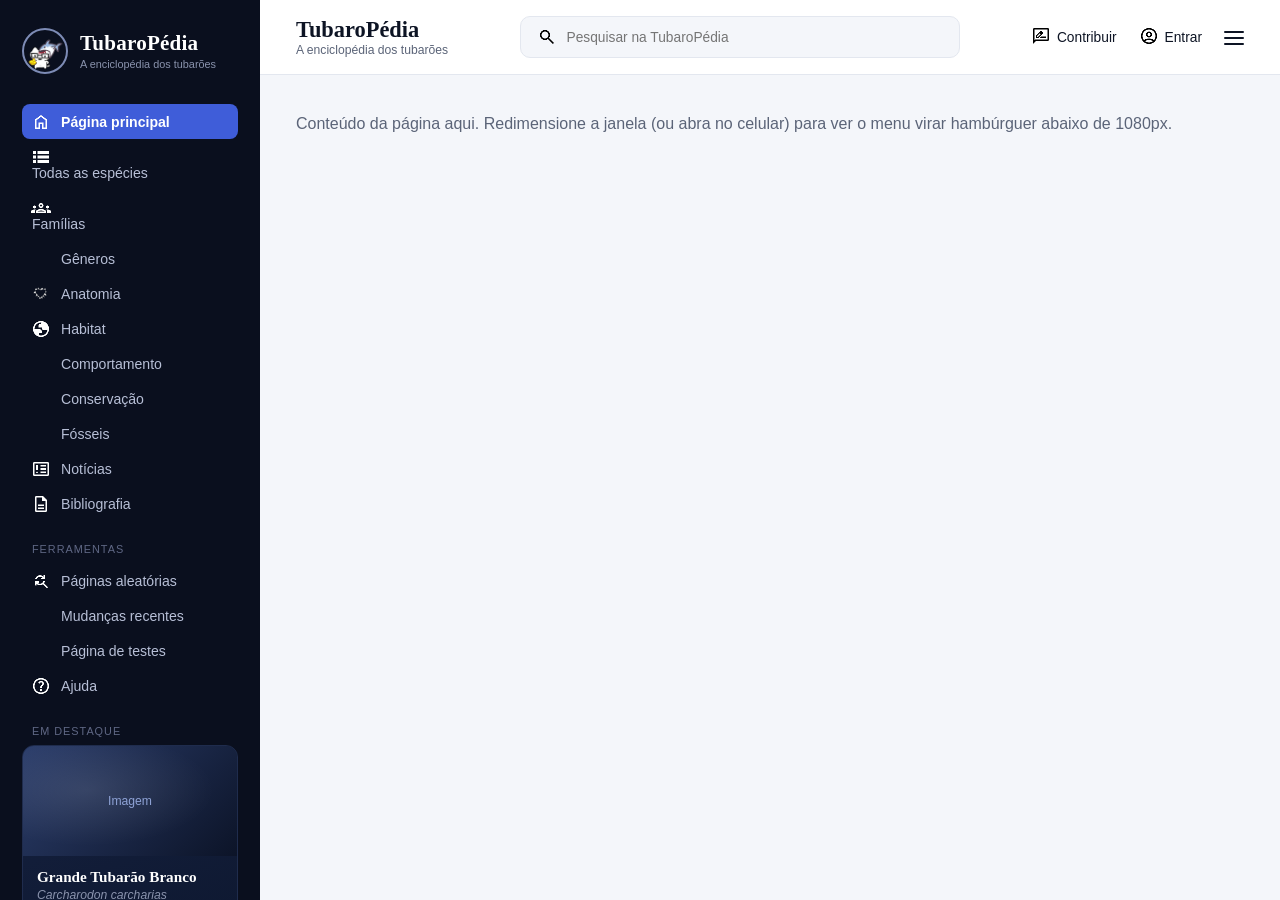
<file: menu-sidebar.html>
<!DOCTYPE html>
<html lang="pt-BR">
<head>
<meta charset="UTF-8">
<meta name="viewport" content="width=device-width, initial-scale=1.0">
<title>TubaroPédia — Menu / Sidebar</title>
<style>
  :root{
    --navy-950:#0a0f1e;
    --blue-accent:#3f5dd9;
    --blue-accent-light:#5b7ae8;
    --ink:#0d1424;
    --paper:#f4f6fa;
    --line:#e3e7ef;
    --muted:#5b6478;
  }

  *{margin:0;padding:0;box-sizing:border-box;}

  body{
    font-family:'Georgia', 'Iowan Old Style', serif;
    background:var(--paper);
    color:var(--ink);
    overflow-x:hidden;
  }

  body:has(#menu-toggle:checked){
    overflow:hidden;
  }

  a{color:inherit;text-decoration:none;}
  ul{list-style:none;}
  #menu-toggle{ display:none; }

.overlay{
  position:fixed;
  inset:0;
  background:rgba(0,0,0,0.4);
  opacity:0;
  pointer-events:none;
  transition:opacity .35s ease;
  z-index:800;
}

.menu-ic{
  position:relative;
  z-index:850;
  width:20px;
  height:16px;
  display:flex;
  align-items:center;
  justify-content:center;
  cursor:pointer;
}
.menu-ic .bar{
  position:absolute;
  width:20px;
  height:2px;
  background:var(--ink);
  border-radius:2px;
  transition:transform .3s ease, opacity .2s ease, top .3s ease;
}
.menu-ic .bar:nth-child(1){ top:2px; }
.menu-ic .bar:nth-child(2){ top:8px; }
.menu-ic .bar:nth-child(3){ top:14px; }

#menu-toggle:checked ~ .overlay{
  opacity:1;
  pointer-events:auto;
}

#menu-toggle:checked ~ .shell .sidebar{
  transform:translateX(0);
}

#menu-toggle:checked ~ .shell .menu-ic .bar:nth-child(1){
  top:8px;
  transform:rotate(45deg);
}
#menu-toggle:checked ~ .shell .menu-ic .bar:nth-child(2){
  opacity:0;
}
#menu-toggle:checked ~ .shell .menu-ic .bar:nth-child(3){
  top:8px;
  transform:rotate(-45deg);
}

/* ===== SIDEBAR ===== */
.sidebar{
  background:var(--navy-950);
  color:#c7cfe0;
  padding:28px 22px 24px;
  position:sticky;
  top:0;
  height:100vh;
  overflow-y:auto;
  font-family:-apple-system,BlinkMacSystemFont,'Segoe UI',Roboto,Helvetica,Arial,sans-serif;
}

.brand{
  display:flex;
  align-items:center;
  gap:12px;
  margin-bottom:30px;
}
.brand-mark img{
  width:46px;height:46px;
  border:2px solid #7d8bb5;
  border-radius:50%;
  display:flex;align-items:center;justify-content:center;
  flex-shrink:0;
}
.brand-mark svg{width:26px;height:26px;fill:#e8ebf3;}
.brand h1{
  font-family:Georgia,serif;
  font-size:1.32rem;
  color:#fff;
  letter-spacing:0.2px;
  line-height:1.1;
}
.brand p{
  font-size:0.68rem;
  color:#8a93ad;
  margin-top:3px;
}

.nav-group{margin-bottom:22px;}
.nav-label{
  font-size:0.68rem;
  text-transform:uppercase;
  letter-spacing:0.09em;
  color:#5f6784;
  padding:0 10px 8px;
}
.nav-item{
  display:flex;
  align-items:center;
  gap:12px;
  padding:9px 10px;
  border-radius:8px;
  font-size:0.88rem;
  color:#b7bfd6;
  cursor:pointer;
  transition:background .15s ease, color .15s ease;
}
.nav-item:hover{background:#141d33;color:#fff;}
.nav-item.active{
  background:var(--blue-accent);
  color:#fff;
  font-weight:600;
}
.nav-item .ic{
  width:17px;height:17px;
  flex-shrink:0;
  display:flex;align-items:center;justify-content:center;
}
.nav-item .ic svg{width:100%;height:100%;fill:currentColor;}

.featured-card{
  background:linear-gradient(160deg,#152140,#0e1830);
  border:1px solid #1f2c4d;
  border-radius:12px;
  overflow:hidden;
  margin-bottom:18px;
}
.featured-card .img{
  height:110px;
  background:
    radial-gradient(ellipse at 30% 40%, rgba(255,255,255,0.10), transparent 60%),
    linear-gradient(135deg,#2b3d6b,#0c1428);
  display:flex;align-items:center;justify-content:center;
}
.featured-card .img svg{width:52px;height:52px;fill:#8fa3d6;opacity:.85;}
.featured-card .body{padding:12px 14px 14px;}
.featured-card h4{color:#fff;font-family:Georgia,serif;font-size:0.95rem;margin-bottom:2px;}
.featured-card em{display:block;color:#8a93ad;font-size:0.76rem;font-style:italic;margin-bottom:8px;}
.featured-card .link{font-size:0.78rem;color:var(--blue-accent-light);font-weight:600;}

.social-row{display:flex;gap:14px;padding:4px 6px;}
.social-row .ic{width:18px;height:18px;color:#8a93ad;}
.social-row .ic svg{width:100%;height:100%;fill:currentColor;}

/* ===== TOP HEADER ===== */
.topbar{
  background:#fff;
  border-bottom:1px solid var(--line);
  display:flex;
  align-items:center;
  justify-content:space-between;
  gap:24px;
  padding:16px 36px;
  font-family:-apple-system,BlinkMacSystemFont,'Segoe UI',Roboto,Helvetica,Arial,sans-serif;
}
.topbar .title h2{font-family:Georgia,serif;font-size:1.4rem;color:var(--ink);}
.topbar .title p{font-size:0.76rem;color:var(--muted);}
.search-box{
  flex:1;
  max-width:440px;
  display:flex;
  align-items:center;
  gap:10px;
  background:var(--paper);
  border:1px solid var(--line);
  border-radius:10px;
  padding:10px 16px;
  color:var(--muted);
  font-size:0.86rem;
}
.search-box svg{width:16px;height:16px;fill:none;stroke:var(--muted);stroke-width:2;flex-shrink:0;}
.topbar-actions{display:flex;align-items:center;gap:22px;font-size:0.86rem;color:var(--ink);}
.topbar-actions .item{display:flex;align-items:center;gap:6px;cursor:pointer;}
.topbar-actions .item svg{width:16px;height:16px;fill:none;stroke:var(--ink);stroke-width:1.8;}
.topbar-actions .menu-ic svg{width:20px;height:20px;stroke:var(--ink);fill:none;stroke-width:1.8;}

  /* ===== LAYOUT SHELL ===== */
  .shell{
    display:grid;
    grid-template-columns:260px 1fr;
    min-height:100vh;
  }

  @media (max-width:1080px){
    .shell{grid-template-columns:1fr;}
    .sidebar{position:relative;height:auto;}
  }

  @media (max-width:1080px){
    .sidebar{
      position:fixed;top:0;left:0;bottom:0;
      transform:translateX(-100%);
      transition:transform .2s ease;
      z-index:900;
      box-shadow:0 0 40px rgba(0,0,0,0.4);
    }
  }

  @media (max-width:640px){
    .topbar{flex-wrap:wrap;padding:14px 18px;gap:12px;}
    .topbar .title{width:100%;}
    .search-box{order:3;max-width:none;width:100%;}
    .topbar-actions{gap:16px;}
    .content-demo{padding:24px 18px;}
  }

  /* impede o item de busca de esmagar o resto do topbar em telas médias */
  .search-box{min-width:0;}
  .search-box input{min-width:0;}

  /* ===== TOGGLE DO MENU (modelo Barra-de-navegação) ===== */
  #menu-toggle{ display:none; }

  .overlay{
    position:fixed;
    inset:0;
    background:rgba(0,0,0,0.4);
    opacity:0;
    pointer-events:none;
    transition:opacity .35s ease;
    z-index:800;
  }

  .menu-ic{
    position:relative;
    z-index:850;
    width:20px;
    height:16px;
    display:flex;
    align-items:center;
    justify-content:center;
    cursor:pointer;
  }
  .menu-ic .bar{
    position:absolute;
    width:20px;
    height:2px;
    background:var(--ink);
    border-radius:2px;
    transition:transform .3s ease, opacity .2s ease, top .3s ease;
  }
  .menu-ic .bar:nth-child(1){ top:2px; }
  .menu-ic .bar:nth-child(2){ top:8px; }
  .menu-ic .bar:nth-child(3){ top:14px; }

  #menu-toggle:checked ~ .overlay{
    opacity:1;
    pointer-events:auto;
  }

  #menu-toggle:checked ~ .shell .sidebar{
    transform:translateX(0);
  }

  #menu-toggle:checked ~ .shell .menu-ic .bar:nth-child(1){
    top:8px;
    transform:rotate(45deg);
  }
  #menu-toggle:checked ~ .shell .menu-ic .bar:nth-child(2){
    opacity:0;
  }
  #menu-toggle:checked ~ .shell .menu-ic .bar:nth-child(3){
    top:8px;
    transform:rotate(-45deg);
  }

  /* ===== SIDEBAR ===== */
  .sidebar{
    background:var(--navy-950);
    color:#c7cfe0;
    padding:28px 22px 24px;
    position:sticky;
    top:0;
    height:100vh;
    overflow-y:auto;
    font-family:-apple-system,BlinkMacSystemFont,'Segoe UI',Roboto,Helvetica,Arial,sans-serif;
  }

  .brand{
    display:flex;
    align-items:center;
    gap:12px;
    margin-bottom:30px;
  }
  .brand-mark img{
    width:46px;height:46px;
    border:2px solid #7d8bb5;
    border-radius:50%;
    display:flex;align-items:center;justify-content:center;
    flex-shrink:0;
  }
  .brand h1{
    font-family:Georgia,serif;
    font-size:1.32rem;
    color:#fff;
    letter-spacing:0.2px;
    line-height:1.1;
  }
  .brand p{
    font-size:0.68rem;
    color:#8a93ad;
    margin-top:3px;
  }

  .nav-group{margin-bottom:22px;}
  .nav-label{
    font-size:0.68rem;
    text-transform:uppercase;
    letter-spacing:0.09em;
    color:#5f6784;
    padding:0 10px 8px;
  }
  .nav-item{
    display:flex;
    align-items:center;
    gap:12px;
    padding:9px 10px;
    border-radius:8px;
    font-size:0.88rem;
    color:#b7bfd6;
    cursor:pointer;
    transition:background .15s ease, color .15s ease;
  }
  .nav-item:hover{background:#141d33;color:#fff;}
  .nav-item.active{
    background:var(--blue-accent);
    color:#fff;
    font-weight:600;
  }
  .nav-item .ic{
    width:17px;height:17px;
    flex-shrink:0;
    display:flex;align-items:center;justify-content:center;
  }

  .featured-card{
    background:linear-gradient(160deg,#152140,#0e1830);
    border:1px solid #1f2c4d;
    border-radius:12px;
    overflow:hidden;
    margin-bottom:18px;
  }
  .featured-card .img{
    height:110px;
    background:
      radial-gradient(ellipse at 30% 40%, rgba(255,255,255,0.10), transparent 60%),
      linear-gradient(135deg,#2b3d6b,#0c1428);
    display:flex;align-items:center;justify-content:center;
    color:#8fa3d6;
    font-size:0.76rem;
  }
  .featured-card .body{padding:12px 14px 14px;}
  .featured-card h4{color:#fff;font-family:Georgia,serif;font-size:0.95rem;margin-bottom:2px;}
  .featured-card em{display:block;color:#8a93ad;font-size:0.76rem;font-style:italic;margin-bottom:8px;}
  .featured-card .link{font-size:0.78rem;color:var(--blue-accent-light);font-weight:600;}

  .social-row{display:flex;gap:14px;padding:4px 6px;}
  .social-row .ic{width:18px;height:18px;color:#8a93ad;}

  /* ===== TOP HEADER ===== */
  .topbar{
    background:#fff;
    border-bottom:1px solid var(--line);
    display:flex;
    align-items:center;
    justify-content:space-between;
    gap:24px;
    padding:16px 36px;
    font-family:-apple-system,BlinkMacSystemFont,'Segoe UI',Roboto,Helvetica,Arial,sans-serif;
  }
  .topbar .title h2{font-family:Georgia,serif;font-size:1.4rem;color:var(--ink);}
  .topbar .title p{font-size:0.76rem;color:var(--muted);}
  .search-box{
    flex:1;
    max-width:440px;
    display:flex;
    align-items:center;
    gap:10px;
    background:var(--paper);
    border:1px solid var(--line);
    border-radius:10px;
    padding:10px 16px;
    color:var(--muted);
    font-size:0.86rem;
  }
  .topbar-actions{display:flex;align-items:center;gap:22px;font-size:0.86rem;color:var(--ink);}
  .topbar-actions .item{display:flex;align-items:center;gap:6px;cursor:pointer;}

  /* ===== CONTEÚDO DE EXEMPLO (só para o toggle ter algo ao lado) ===== */
  .content-demo{padding:40px 36px;font-family:-apple-system,BlinkMacSystemFont,'Segoe UI',Roboto,Helvetica,Arial,sans-serif;color:var(--muted);}

  /* ===== TOAST ===== */
  #toast{
    position:fixed;
    left:50%;
    bottom:28px;
    transform:translateX(-50%) translateY(20px);
    background:var(--navy-950);
    color:#fff;
    font-family:-apple-system,BlinkMacSystemFont,'Segoe UI',Roboto,Helvetica,Arial,sans-serif;
    font-size:0.86rem;
    padding:13px 22px;
    border-radius:10px;
    box-shadow:0 12px 30px rgba(0,0,0,0.3);
    z-index:999;
    opacity:0;
    pointer-events:none;
    transition:opacity .2s ease, transform .2s ease;
  }
  #toast.show{opacity:1;transform:translateX(-50%) translateY(0);}

  /* ===== MODAL ===== */
  .modal-overlay{
    position:fixed;inset:0;
    background:rgba(10,15,30,0.6);
    display:none;
    align-items:center;justify-content:center;
    z-index:1000;
    padding:20px;
  }
  .modal-overlay.show{display:flex;}
  .modal-box{
    background:#fff;
    border-radius:16px;
    max-width:420px;
    width:100%;
    padding:30px 30px 26px;
    font-family:-apple-system,BlinkMacSystemFont,'Segoe UI',Roboto,Helvetica,Arial,sans-serif;
    position:relative;
    box-shadow:0 30px 60px rgba(0,0,0,0.35);
  }
  .modal-box h3{font-family:Georgia,serif;font-size:1.25rem;margin-bottom:6px;color:var(--ink);}
  .modal-box .modal-sub{font-size:0.82rem;color:var(--muted);margin-bottom:18px;line-height:1.5;}
  .modal-box .modal-close{
    position:absolute;top:16px;right:16px;
    width:28px;height:28px;border-radius:50%;
    background:var(--paper);border:none;
    display:flex;align-items:center;justify-content:center;
    cursor:pointer;color:var(--muted);font-size:1rem;
  }
  .modal-box .modal-close:hover{background:var(--line);}
  .modal-box label{display:block;font-size:0.78rem;font-weight:600;color:var(--ink);margin:14px 0 6px;}
  .modal-box input, .modal-box textarea{
    width:100%;border:1px solid var(--line);border-radius:8px;
    padding:10px 12px;font-size:0.86rem;font-family:inherit;color:var(--ink);
    outline:none;
  }
  .modal-box input:focus, .modal-box textarea:focus{border-color:var(--blue-accent);}
  .modal-box .modal-submit{
    margin-top:18px;width:100%;border:none;
    background:var(--blue-accent);color:#fff;font-weight:600;
    padding:12px;border-radius:8px;cursor:pointer;font-size:0.9rem;
    font-family:inherit;transition:background .15s ease;
  }
  .modal-box .modal-submit:hover{background:#2f4bc4;}
  .modal-box .article-body{font-size:0.88rem;color:var(--muted);line-height:1.6;}
  .modal-box .article-em{display:block;font-style:italic;color:var(--muted);font-size:0.82rem;margin-bottom:12px;}
</style>
</head>
<body>

<input type="checkbox" id="menu-toggle">
<label for="menu-toggle" class="overlay"></label>

<div class="shell">

  <!-- ================= SIDEBAR ================= -->
  <aside class="sidebar">
    <div class="brand">
      <div class="brand-mark">
        <img src="icon/Logo.png" alt="">
      </div>
      <div>
        <h1>TubaroPédia</h1>
        <p>A enciclopédia dos tubarões</p>
      </div>
    </div>

    <div class="nav-group">
      <div class="nav-item active" data-action="scroll-top"><span class="ic img-placeholder"><img src="icon/home.png" alt=""></span>Página principal</div>
      <div class="nav-item"><a href="catalogo.html"><span class="ic img-placeholder"><img src="icon/todos.png" alt=""></span>Todas as espécies</a></div>
      <div class="nav-item"><a href="familias.html"><span class="ic img-placeholder"><img src="icon/familia.png" alt=""></span>Famílias</a></div>
      <div class="nav-item" data-action="toast:Seção de Gêneros em construção."><span class="ic img-placeholder"></span>Gêneros</div>
      <div class="nav-item" data-action="toast:Seção de Anatomia em construção."><span class="ic img-placeholder"><img src="icon/anatomia.png" alt=""></span>Anatomia</div>
      <div class="nav-item" data-action="toast:Seção de Habitat em construção."><span class="ic img-placeholder"><img src="icon/habitat.png" alt=""></span>Habitat</div>
      <div class="nav-item" data-action="toast:Seção de Comportamento em construção."><span class="ic img-placeholder"></span>Comportamento</div>
      <div class="nav-item" data-action="toast:Seção de Conservação em construção."><span class="ic img-placeholder"></span>Conservação</div>
      <div class="nav-item" data-action="toast:Seção de Fósseis em construção."><span class="ic img-placeholder"></span>Fósseis</div>
      <div class="nav-item" data-action="toast:Seção de Notícias em construção."><span class="ic img-placeholder"><img src="icon/noticia.png" alt=""></span>Notícias</div>
      <div class="nav-item" data-action="toast:Seção de Bibliografia em construção."><span class="ic img-placeholder"><img src="icon/bibliografia.png" alt=""></span>Bibliografia</div>
    </div>

    <div class="nav-group">
      <div class="nav-label">Ferramentas</div>
      <div class="nav-item" data-action="random-article"><span class="ic img-placeholder"><img src="icon/aleatório.png" alt=""></span>Páginas aleatórias</div>
      <div class="nav-item" data-action="toast:Nenhuma mudança recente registrada ainda."><span class="ic img-placeholder"></span>Mudanças recentes</div>
      <div class="nav-item" data-action="toast:Página de testes em construção."><span class="ic img-placeholder"></span>Página de testes</div>
      <div class="nav-item" data-action="toast:Central de ajuda em construção."><span class="ic img-placeholder"><img src="icon/ajuda.png" alt=""></span>Ajuda</div>
    </div>

    <div class="nav-group">
      <div class="nav-label">Em destaque</div>
      <div class="featured-card">
        <div class="img img-placeholder">
          <span>Imagem</span>
        </div>
        <div class="body">
          <h4>Grande Tubarão Branco</h4>
          <em>Carcharodon carcharias</em>
          <div class="link" data-action="open-article:0" style="cursor:pointer;">Ver artigo →</div>
        </div>
      </div>
    </div>

    <div class="social-row">
      <span class="ic img-placeholder"></span>
      <span class="ic img-placeholder"></span>
      <span class="ic img-placeholder"></span>
    </div>
  </aside>

  <!-- ================= MAIN ================= -->
  <div>
    <header class="topbar">
      <div class="title">
        <h2>TubaroPédia</h2>
        <p>A enciclopédia dos tubarões</p>
      </div>
      <form class="search-box" id="searchForm">
        <img src="icon/pesquisa.png" alt="">
        <input id="searchInput" type="text" placeholder="Pesquisar na TubaroPédia" autocomplete="off" style="border:none;background:transparent;outline:none;font-family:inherit;font-size:0.86rem;color:var(--ink);flex:1;">
      </form>
      <div class="topbar-actions">
        <span class="item" data-action="open-modal:contribuir"><span class="icon-placeholder"><img src="icon/opinião.png" alt=""></span>Contribuir</span>
        <span class="item" data-action="open-modal:entrar"><span class="icon-placeholder"><img src="icon/login.png" alt=""></span>Entrar</span>
        <label for="menu-toggle" class="menu-ic" aria-label="Abrir menu">
          <span class="bar"></span>
          <span class="bar"></span>
          <span class="bar"></span>
        </label>
      </div>
    </header>

    <div class="content-demo">
      <p>Conteúdo da página aqui. Redimensione a janela (ou abra no celular) para ver o menu virar hambúrguer abaixo de 1080px.</p>
    </div>
  </div>
</div>

<!-- TOAST -->
<div id="toast"></div>

<!-- MODAL -->
<div class="modal-overlay" id="modalOverlay">
  <div class="modal-box" id="modalBox"></div>
</div>

<script>
(function(){
  const ARTICLES = [
    { title:"Grande Tubarão Branco", em:"Carcharodon carcharias",
      body:"O maior predador marinho do planeta, encontrado em águas costeiras e oceânicas de quase todo o mundo. Pode ultrapassar 6 metros de comprimento e é reconhecido por seus saltos espetaculares ao caçar." }
  ];

  const toastEl = document.getElementById('toast');
  let toastTimer;
  function showToast(msg){
    toastEl.textContent = msg;
    toastEl.classList.add('show');
    clearTimeout(toastTimer);
    toastTimer = setTimeout(()=>toastEl.classList.remove('show'), 2600);
  }

  const overlay = document.getElementById('modalOverlay');
  const modalBox = document.getElementById('modalBox');
  function closeModal(){
    overlay.classList.remove('show');
    modalBox.innerHTML = '';
  }
  overlay.addEventListener('click', function(e){
    if(e.target === overlay) closeModal();
  });

  function openArticleModal(idx){
    const a = ARTICLES[idx];
    if(!a) return;
    modalBox.innerHTML =
      '<button class="modal-close" data-close>✕</button>' +
      '<h3>'+a.title+'</h3>' +
      (a.em ? '<em class="article-em">'+a.em+'</em>' : '') +
      '<p class="article-body">'+a.body+'</p>';
    overlay.classList.add('show');
  }

  function openFormModal(kind){
    const isContribute = kind === 'contribuir';
    modalBox.innerHTML =
      '<button class="modal-close" data-close>✕</button>' +
      '<h3>'+(isContribute ? 'Contribuir com a TubaroPédia' : 'Entrar')+'</h3>' +
      '<p class="modal-sub">'+(isContribute ? 'Envie uma sugestão de edição ou novo conteúdo. Nossa equipe revisa antes da publicação.' : 'Acesse sua conta para editar e acompanhar páginas.')+'</p>' +
      '<form id="modalForm">' +
        (isContribute
          ? '<label>Seu nome</label><input type="text" required>' +
            '<label>E-mail</label><input type="email" required>' +
            '<label>Sugestão</label><textarea rows="3" required></textarea>'
          : '<label>E-mail</label><input type="email" required>' +
            '<label>Senha</label><input type="password" required>'
        ) +
        '<button type="submit" class="modal-submit">'+(isContribute ? 'Enviar sugestão' : 'Entrar')+'</button>' +
      '</form>';
    overlay.classList.add('show');
    document.getElementById('modalForm').addEventListener('submit', function(e){
      e.preventDefault();
      closeModal();
      showToast(isContribute ? 'Obrigado! Sua sugestão foi enviada para revisão.' : 'Login em construção — em breve disponível.');
    });
  }

  document.addEventListener('click', function(e){
    const closeBtn = e.target.closest('[data-close]');
    if(closeBtn){ closeModal(); return; }

    const el = e.target.closest('[data-action]');
    if(!el) return;
    const action = el.getAttribute('data-action');

    if(action === 'scroll-top'){
      window.scrollTo({top:0, behavior:'smooth'});
      setActiveNav(el);
    } else if(action === 'random-article'){
      const idx = Math.floor(Math.random()*ARTICLES.length);
      openArticleModal(idx);
    } else if(action.startsWith('open-article:')){
      openArticleModal(parseInt(action.split(':')[1], 10));
    } else if(action.startsWith('open-modal:')){
      openFormModal(action.split(':')[1]);
    } else if(action.startsWith('toast:')){
      showToast(action.slice(6));
      if(el.classList.contains('nav-item')) setActiveNav(el);
    }
  });

  function setActiveNav(el){
    if(!el.classList.contains('nav-item')) return;
    document.querySelectorAll('.nav-item.active').forEach(n=>n.classList.remove('active'));
    el.classList.add('active');
  }

  // Busca (exemplo — liga no input, sem resultados aqui pois é só a barra/menu)
  const searchForm = document.getElementById('searchForm');
  searchForm.addEventListener('submit', function(e){ e.preventDefault(); });

  // Fechar modal com Escape
  document.addEventListener('keydown', function(e){
    if(e.key === 'Escape') closeModal();
  });
})();
</script>
</body>
</html>
</file>
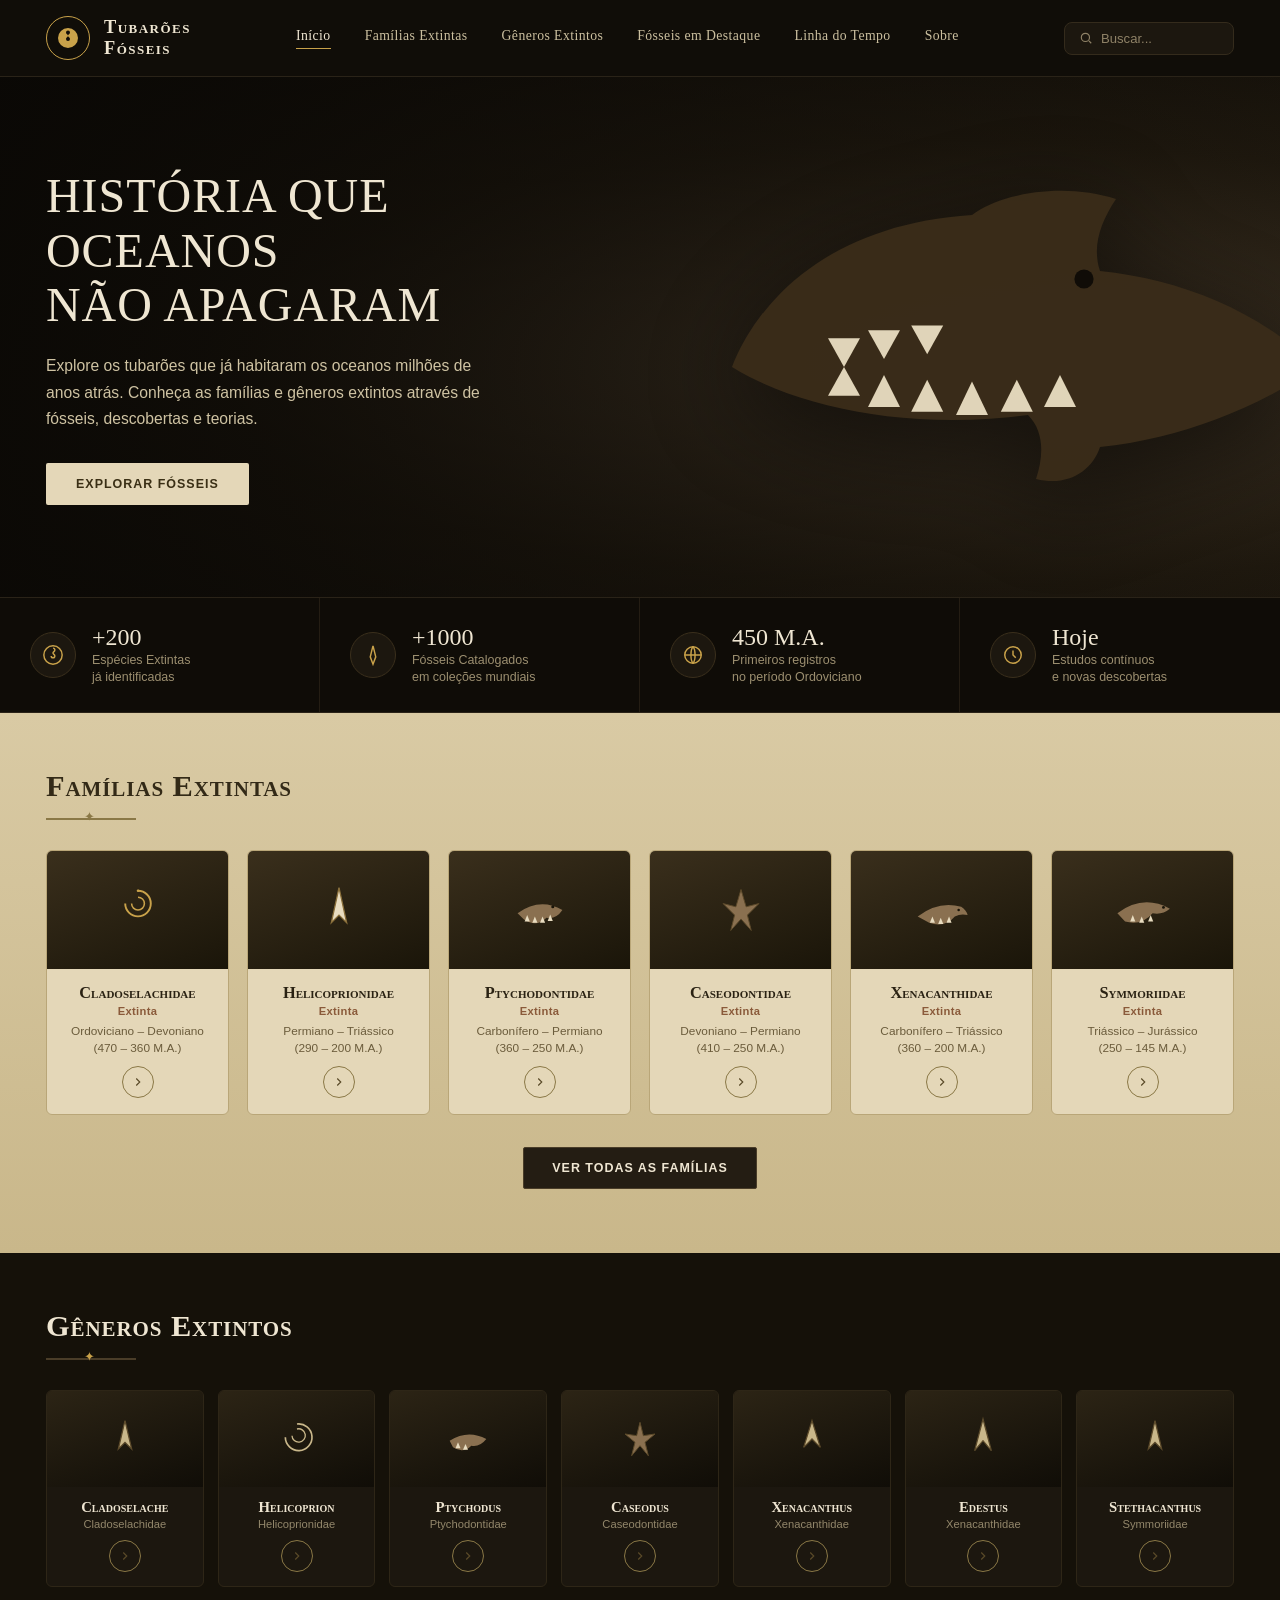
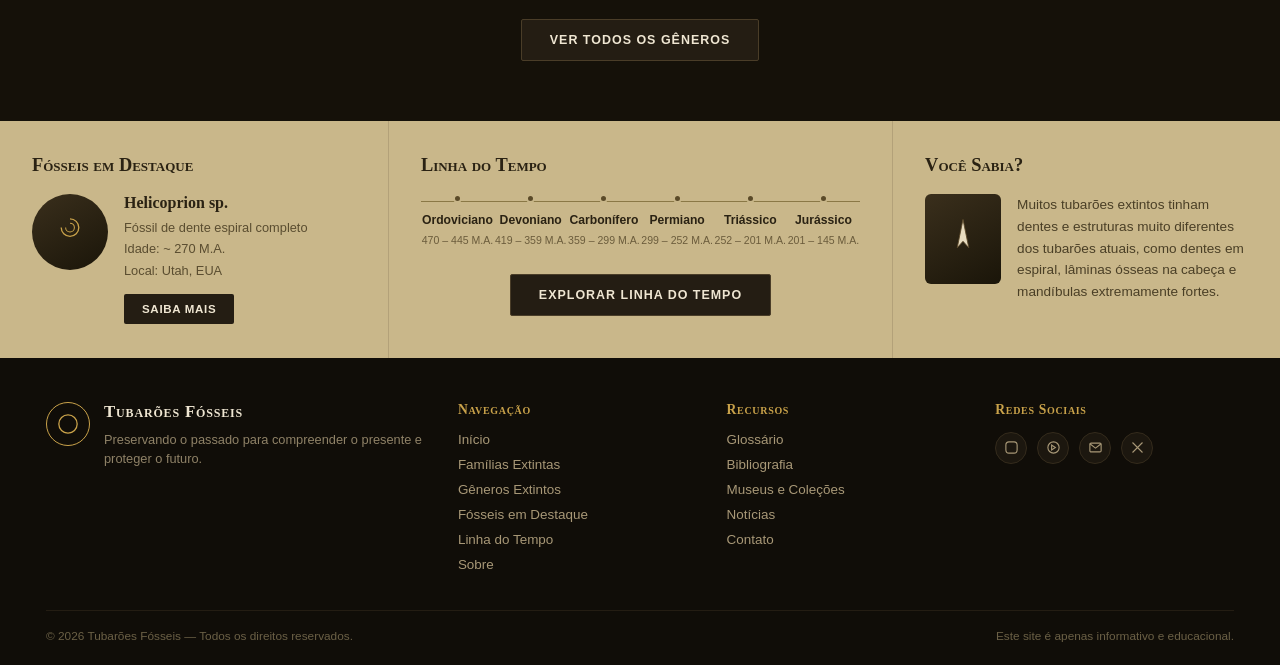
<file: tubaroes-fosseis.html>
<!DOCTYPE html>
<html lang="pt-BR">
<head>
<meta charset="UTF-8">
<meta name="viewport" content="width=device-width, initial-scale=1.0">
<title>Tubarões Fósseis — História que oceanos não apagaram</title>
<style>
  :root{
    --stone-950:#151109;
    --stone-900:#1c170f;
    --stone-800:#241d13;
    --parchment:#dccdaa;
    --parchment-dark:#c9b78e;
    --parchment-card:#e4d7b8;
    --gold:#c9a24a;
    --gold-light:#e0bd6f;
    --cream:#efe6d2;
    --ink:#1c170f;
    --muted-dark:#a89877;
    --muted-light:#5c5238;
  }
  *{margin:0;padding:0;box-sizing:border-box;}
  body{
    font-family:Georgia,'Iowan Old Style',serif;
    background:var(--stone-950);
    color:var(--cream);
  }
  .sans{font-family:-apple-system,BlinkMacSystemFont,'Segoe UI',Roboto,Helvetica,Arial,sans-serif;}
  a{color:inherit;text-decoration:none;}
  ul{list-style:none;}
  .caps{
    font-variant:small-caps;
    letter-spacing:0.06em;
  }

  /* ===== HEADER ===== */
  header.top{
    background:#100d08;
    border-bottom:1px solid #2a2318;
    display:flex;align-items:center;justify-content:space-between;
    padding:16px 46px;
    position:sticky;top:0;z-index:20;
  }
  .brand{display:flex;align-items:center;gap:14px;}
  .brand-mark{width:44px;height:44px;border-radius:50%;border:1.5px solid var(--gold);display:flex;align-items:center;justify-content:center;flex-shrink:0;}
  .brand-mark svg{width:24px;height:24px;fill:var(--gold);}
  .brand h1{
    font-size:1.15rem;letter-spacing:0.08em;color:var(--cream);
    font-variant:small-caps;line-height:1.15;
  }
  nav.mainnav{display:flex;gap:34px;font-size:0.86rem;letter-spacing:0.03em;color:#cbbf9f;}
  nav.mainnav a{position:relative;padding-bottom:4px;}
  nav.mainnav a.active{color:var(--cream);border-bottom:1px solid var(--gold);}
  nav.mainnav a:hover{color:var(--cream);}
  .header-search{
    display:flex;align-items:center;gap:8px;
    background:#1c170f;border:1px solid #342b1c;border-radius:8px;
    padding:8px 14px;font-family:-apple-system,BlinkMacSystemFont,'Segoe UI',Roboto,Helvetica,Arial,sans-serif;
    font-size:0.82rem;color:#8f8267;min-width:170px;
  }
  .header-search svg{width:14px;height:14px;stroke:#8f8267;fill:none;stroke-width:2;flex-shrink:0;}

  /* ===== HERO ===== */
  .hero{
    position:relative;
    min-height:520px;
    background:
      linear-gradient(100deg, rgba(10,8,5,0.94) 0%, rgba(10,8,5,0.55) 48%, rgba(10,8,5,0.15) 100%),
      radial-gradient(ellipse at 75% 55%, #4a3d2c 0%, #221b10 55%, #100d08 100%);
    display:flex;align-items:center;
    overflow:hidden;
    padding:0 46px;
  }
  .hero-fossil{
    position:absolute;right:-60px;top:50%;transform:translateY(-50%);
    width:640px;opacity:.96;
  }
  .hero-fossil svg{width:100%;height:auto;filter:drop-shadow(0 24px 50px rgba(0,0,0,.6));}
  .hero-content{max-width:560px;position:relative;z-index:2;}
  .hero-content h2{
    font-size:3rem;line-height:1.14;font-weight:400;color:var(--cream);
    letter-spacing:0.02em;margin-bottom:20px;text-transform:uppercase;
    font-variant:small-caps;
  }
  .hero-content p{
    font-family:-apple-system,BlinkMacSystemFont,'Segoe UI',Roboto,Helvetica,Arial,sans-serif;
    font-size:0.98rem;line-height:1.7;color:#cfc3a3;margin-bottom:30px;max-width:440px;
  }
  .btn-gold{
    display:inline-block;background:var(--parchment-card);color:#3a2f15;
    font-family:-apple-system,BlinkMacSystemFont,'Segoe UI',Roboto,Helvetica,Arial,sans-serif;
    font-weight:700;font-size:0.78rem;letter-spacing:0.08em;text-transform:uppercase;
    padding:14px 30px;border-radius:2px;transition:background .15s ease;
  }
  .btn-gold:hover{background:var(--gold-light);}
  .btn-dark{
    display:inline-block;background:#241d13;color:var(--cream);border:1px solid #4a3d28;
    font-family:-apple-system,BlinkMacSystemFont,'Segoe UI',Roboto,Helvetica,Arial,sans-serif;
    font-weight:700;font-size:0.78rem;letter-spacing:0.08em;text-transform:uppercase;
    padding:13px 28px;border-radius:2px;
  }

  /* ===== STATS BAR ===== */
  .stats-bar{
    background:#0f0c07;border-top:1px solid #2a2318;border-bottom:1px solid #2a2318;
    display:grid;grid-template-columns:repeat(4,1fr);
  }
  .stat{
    display:flex;align-items:center;gap:16px;padding:26px 30px;
    border-right:1px solid #241d13;
    font-family:-apple-system,BlinkMacSystemFont,'Segoe UI',Roboto,Helvetica,Arial,sans-serif;
  }
  .stat:last-child{border-right:none;}
  .stat .ic{width:46px;height:46px;border-radius:50%;background:#1c170f;border:1px solid #3a2f1c;display:flex;align-items:center;justify-content:center;flex-shrink:0;}
  .stat .ic svg{width:22px;height:22px;fill:none;stroke:var(--gold);stroke-width:1.6;}
  .stat .big{font-family:Georgia,serif;font-size:1.5rem;color:var(--cream);line-height:1.1;}
  .stat .lbl{font-size:0.78rem;color:#9c8f70;line-height:1.35;margin-top:2px;}

  /* ===== FAMÍLIAS SECTION ===== */
  .section-parchment{
    background:linear-gradient(180deg,#d9caa4,#c9b78a);
    padding:56px 46px 64px;
  }
  .section-head{margin-bottom:8px;}
  .section-head h2{font-size:1.9rem;color:#332a17;font-variant:small-caps;letter-spacing:0.03em;}
  .section-head .rule{width:90px;height:2px;background:#8a7846;margin:14px 0 30px;position:relative;}
  .section-head .rule::after{content:"✦";position:absolute;left:38px;top:-9px;color:#8a7846;font-size:0.8rem;}

  .fam-grid{display:grid;grid-template-columns:repeat(6,1fr);gap:18px;}
  .fam-card{
    background:var(--parchment-card);border:1px solid #b9a678;border-radius:6px;
    overflow:hidden;text-align:center;padding-bottom:16px;
    font-family:-apple-system,BlinkMacSystemFont,'Segoe UI',Roboto,Helvetica,Arial,sans-serif;
  }
  .fam-thumb{
    height:118px;background:linear-gradient(160deg,#3a2f1c,#1a1509);
    display:flex;align-items:center;justify-content:center;
  }
  .fam-thumb svg{width:64px;height:64px;}
  .fam-card h4{font-family:Georgia,serif;font-variant:small-caps;font-size:1.02rem;color:#2a2213;margin:14px 0 2px;}
  .fam-card .tag{font-size:0.7rem;color:#8a5a3a;font-weight:700;letter-spacing:.03em;margin-bottom:6px;}
  .fam-card .period{font-size:0.74rem;color:#6b5c3c;line-height:1.4;margin-bottom:10px;padding:0 8px;}
  .arrow-btn{
    width:32px;height:32px;border-radius:50%;border:1px solid #8a7846;color:#5a4a28;
    display:inline-flex;align-items:center;justify-content:center;font-size:0.9rem;
  }
  .arrow-btn svg{width:14px;height:14px;stroke:#5a4a28;fill:none;stroke-width:2;}

  .center-btn{text-align:center;margin-top:32px;}

  /* ===== GÊNEROS SECTION ===== */
  .section-dark{background:var(--stone-950);padding:56px 46px 60px;}
  .section-dark .section-head h2{color:var(--cream);}
  .section-dark .section-head .rule{background:#4a3d28;}
  .section-dark .section-head .rule::after{color:var(--gold);}

  .gen-grid{display:grid;grid-template-columns:repeat(7,1fr);gap:14px;}
  .gen-card{
    background:#1c170f;border:1px solid #2e2617;border-radius:6px;
    text-align:center;padding-bottom:14px;overflow:hidden;
    font-family:-apple-system,BlinkMacSystemFont,'Segoe UI',Roboto,Helvetica,Arial,sans-serif;
  }
  .gen-thumb{height:96px;background:linear-gradient(160deg,#2c2415,#100d07);display:flex;align-items:center;justify-content:center;}
  .gen-thumb svg{width:50px;height:50px;}
  .gen-card h5{font-family:Georgia,serif;font-variant:small-caps;font-size:0.92rem;color:var(--cream);margin:12px 0 2px;}
  .gen-card .fam{font-size:0.7rem;color:#93876b;margin-bottom:10px;}

  /* ===== BOTTOM 3-COL ===== */
  .bottom-grid{
    display:grid;grid-template-columns:1fr 1.3fr 1fr;
    background:#c9b78a;
  }
  .bottom-col{padding:34px 32px;font-family:-apple-system,BlinkMacSystemFont,'Segoe UI',Roboto,Helvetica,Arial,sans-serif;}
  .bottom-col + .bottom-col{border-left:1px solid #b3a179;}
  .bottom-col h3{font-family:Georgia,serif;font-variant:small-caps;font-size:1.15rem;color:#2a2213;margin-bottom:18px;}

  .feature-fossil{display:flex;gap:16px;align-items:flex-start;}
  .feature-thumb{width:76px;height:76px;border-radius:50%;background:linear-gradient(150deg,#3a2f1c,#1a1509);flex-shrink:0;display:flex;align-items:center;justify-content:center;}
  .feature-thumb svg{width:44px;height:44px;}
  .feature-fossil h4{font-family:Georgia,serif;font-size:1rem;color:#2a2213;margin-bottom:6px;}
  .feature-fossil p{font-size:0.8rem;color:#5a4d30;line-height:1.5;margin-bottom:2px;}
  .feature-btn{display:inline-block;margin-top:12px;background:#241d13;color:var(--cream);font-size:0.72rem;font-weight:700;letter-spacing:.06em;text-transform:uppercase;padding:9px 18px;border-radius:2px;}

  .timeline{display:flex;justify-content:space-between;align-items:flex-start;position:relative;margin:10px 0 26px;}
  .timeline::before{content:"";position:absolute;top:7px;left:0;right:0;height:1px;background:#8a7846;}
  .tl-item{text-align:center;position:relative;flex:1;}
  .tl-dot{width:9px;height:9px;border-radius:50%;background:#5a4a28;border:2px solid #c9b78a;margin:0 auto 10px;position:relative;z-index:2;}
  .tl-item h6{font-size:0.76rem;font-weight:700;color:#2a2213;margin-bottom:3px;}
  .tl-item span{font-size:0.66rem;color:#6b5c3c;}
  .timeline-btn{text-align:center;}

  .fact-fossil{display:flex;gap:16px;align-items:flex-start;}
  .fact-thumb{width:76px;height:90px;border-radius:6px;background:linear-gradient(150deg,#3a2f1c,#1a1509);flex-shrink:0;display:flex;align-items:center;justify-content:center;}
  .fact-thumb svg{width:46px;height:46px;}
  .fact-fossil p{font-size:0.85rem;color:#4a3f26;line-height:1.6;}

  /* ===== FOOTER ===== */
  footer.site-footer{background:#100d08;padding:44px 46px 22px;}
  .footer-grid{display:grid;grid-template-columns:1.6fr 1fr 1fr 1fr;gap:30px;padding-bottom:28px;border-bottom:1px solid #241d13;}
  .footer-brand{display:flex;gap:14px;}
  .footer-brand .mark{width:44px;height:44px;border-radius:50%;border:1.5px solid var(--gold);display:flex;align-items:center;justify-content:center;flex-shrink:0;}
  .footer-brand .mark svg{width:22px;height:22px;fill:var(--gold);}
  .footer-brand h5{font-variant:small-caps;color:var(--cream);font-size:1.05rem;letter-spacing:.05em;margin-bottom:8px;}
  .footer-brand p{font-family:-apple-system,BlinkMacSystemFont,'Segoe UI',Roboto,Helvetica,Arial,sans-serif;font-size:0.8rem;color:#8f8267;line-height:1.5;}
  footer h6{font-variant:small-caps;color:var(--gold);font-size:0.85rem;letter-spacing:.05em;margin-bottom:14px;}
  footer ul{font-family:-apple-system,BlinkMacSystemFont,'Segoe UI',Roboto,Helvetica,Arial,sans-serif;}
  footer ul li{margin-bottom:10px;font-size:0.84rem;color:#a89877;}
  footer ul li a:hover{color:var(--cream);}
  .social-icons{display:flex;gap:10px;}
  .social-icons span{width:32px;height:32px;border-radius:50%;background:#1c170f;border:1px solid #342b1c;display:flex;align-items:center;justify-content:center;}
  .social-icons svg{width:15px;height:15px;fill:none;stroke:#a89877;stroke-width:1.8;}
  .footer-bottom{
    display:flex;justify-content:space-between;padding-top:18px;
    font-family:-apple-system,BlinkMacSystemFont,'Segoe UI',Roboto,Helvetica,Arial,sans-serif;
    font-size:0.74rem;color:#6b6046;flex-wrap:wrap;gap:8px;
  }

  @media (max-width:1200px){
    .fam-grid{grid-template-columns:repeat(3,1fr);}
    .gen-grid{grid-template-columns:repeat(4,1fr);}
  }
  @media (max-width:900px){
    header.top{flex-wrap:wrap;gap:14px;padding:14px 20px;}
    nav.mainnav{order:3;flex-wrap:wrap;gap:16px;width:100%;}
    .hero{padding:40px 24px;min-height:auto;}
    .hero-fossil{display:none;}
    .hero-content h2{font-size:2.1rem;}
    .stats-bar{grid-template-columns:repeat(2,1fr);}
    .stat{border-bottom:1px solid #241d13;}
    .section-parchment,.section-dark{padding:40px 20px;}
    .fam-grid{grid-template-columns:repeat(2,1fr);}
    .gen-grid{grid-template-columns:repeat(2,1fr);}
    .bottom-grid{grid-template-columns:1fr;}
    .bottom-col + .bottom-col{border-left:none;border-top:1px solid #b3a179;}
    .footer-grid{grid-template-columns:1fr 1fr;}
    .timeline{flex-wrap:wrap;gap:14px;}
    .timeline::before{display:none;}
  }
</style>
</head>
<body>

  <!-- ===== HEADER ===== -->
  <header class="top">
    <div class="brand">
      <div class="brand-mark"><svg viewBox="0 0 24 24"><path d="M12 2a10 10 0 100 20 10 10 0 000-20zm0 2.5a2 2 0 012 2c0 .8-.4 1.3-1 1.8-.5.4-1 .8-1 1.5s.5 1.1 1 1.5c.6.5 1 1 1 1.8a2 2 0 01-4 0c0-.8.4-1.3 1-1.8.5-.4 1-.8 1-1.5s-.5-1.1-1-1.5c-.6-.5-1-1-1-1.8a2 2 0 012-2z"/></svg></div>
      <h1>Tubarões<br>Fósseis</h1>
    </div>
    <nav class="mainnav">
      <a href="#" class="active">Início</a>
      <a href="#familias">Famílias Extintas</a>
      <a href="#generos">Gêneros Extintos</a>
      <a href="#destaque">Fósseis em Destaque</a>
      <a href="#tempo">Linha do Tempo</a>
      <a href="#">Sobre</a>
    </nav>
    <div class="header-search">
      <svg viewBox="0 0 24 24"><circle cx="11" cy="11" r="7"/><path d="M21 21l-4-4"/></svg>
      Buscar...
    </div>
  </header>

  <!-- ===== HERO ===== -->
  <section class="hero">
    <div class="hero-content">
      <h2>História que oceanos<br>não apagaram</h2>
      <p>Explore os tubarões que já habitaram os oceanos milhões de anos atrás. Conheça as famílias e gêneros extintos através de fósseis, descobertas e teorias.</p>
      <a href="#familias" class="btn-gold">Explorar fósseis</a>
    </div>
    <div class="hero-fossil">
      <svg viewBox="0 0 400 260" xmlns="http://www.w3.org/2000/svg">
        <path fill="#3a2c19" d="M20 150 C40 100,90 60,170 55 C190 40,230 35,260 45 C250 60,245 75,250 90 C300 95,350 115,385 150 C350 175,300 195,250 200 C245 215,230 225,210 220 C215 205,215 190,205 180 C130 190,60 175,20 150 Z"/>
        <g fill="#e8dcc0">
          <polygon points="90,150 100,168 80,168"/><polygon points="115,155 125,175 105,175"/><polygon points="142,158 152,178 132,178"/>
          <polygon points="170,159 180,180 160,180"/><polygon points="198,158 208,178 188,178"/><polygon points="225,155 235,175 215,175"/>
          <polygon points="90,150 100,132 80,132"/><polygon points="115,145 125,127 105,127"/><polygon points="142,142 152,124 132,124"/>
        </g>
        <circle cx="240" cy="95" r="6" fill="#0f0c07"/>
      </svg>
    </div>
  </section>

  <!-- ===== STATS ===== -->
  <section class="stats-bar">
    <div class="stat">
      <div class="ic"><svg viewBox="0 0 24 24"><path d="M12 2a10 10 0 100 20 10 10 0 000-20zm0 2.5a2 2 0 012 2c0 .8-.4 1.3-1 1.8-.5.4-1 .8-1 1.5s.5 1.1 1 1.5c.6.5 1 1 1 1.8a2 2 0 01-4 0"/></svg></div>
      <div><div class="big">+200</div><div class="lbl">Espécies Extintas<br>já identificadas</div></div>
    </div>
    <div class="stat">
      <div class="ic"><svg viewBox="0 0 24 24"><path d="M12 2l3 12-3 8-3-8z"/></svg></div>
      <div><div class="big">+1000</div><div class="lbl">Fósseis Catalogados<br>em coleções mundiais</div></div>
    </div>
    <div class="stat">
      <div class="ic"><svg viewBox="0 0 24 24"><circle cx="12" cy="12" r="9"/><path d="M3 12h18M12 3c3 3 3 15 0 18M12 3c-3 3-3 15 0 18"/></svg></div>
      <div><div class="big">450 M.A.</div><div class="lbl">Primeiros registros<br>no período Ordoviciano</div></div>
    </div>
    <div class="stat">
      <div class="ic"><svg viewBox="0 0 24 24"><circle cx="12" cy="12" r="9"/><path d="M12 7v5l3 3"/></svg></div>
      <div><div class="big">Hoje</div><div class="lbl">Estudos contínuos<br>e novas descobertas</div></div>
    </div>
  </section>

  <!-- ===== FAMÍLIAS EXTINTAS ===== -->
  <section class="section-parchment" id="familias">
    <div class="section-head">
      <h2>Famílias Extintas</h2>
      <div class="rule"></div>
    </div>
    <div class="fam-grid">

      <div class="fam-card">
        <div class="fam-thumb">
          <svg viewBox="0 0 100 100"><path fill="none" stroke="#c9a24a" stroke-width="3" d="M50 20 A20 20 0 1 1 30 40"/><path fill="none" stroke="#c9a24a" stroke-width="2.4" d="M50 30 A10 10 0 1 1 40 40"/><circle cx="50" cy="20" r="2" fill="#c9a24a"/></svg>
        </div>
        <h4>Cladoselachidae</h4>
        <div class="tag">Extinta</div>
        <div class="period">Ordoviciano – Devoniano<br>(470 – 360 M.A.)</div>
        <div class="arrow-btn"><svg viewBox="0 0 24 24"><path d="M9 6l6 6-6 6"/></svg></div>
      </div>

      <div class="fam-card">
        <div class="fam-thumb">
          <svg viewBox="0 0 100 100"><polygon points="50,15 62,70 50,58 38,70" fill="#e8dcc0" stroke="#8a6f3a" stroke-width="2"/></svg>
        </div>
        <h4>Helicoprionidae</h4>
        <div class="tag">Extinta</div>
        <div class="period">Permiano – Triássico<br>(290 – 200 M.A.)</div>
        <div class="arrow-btn"><svg viewBox="0 0 24 24"><path d="M9 6l6 6-6 6"/></svg></div>
      </div>

      <div class="fam-card">
        <div class="fam-thumb">
          <svg viewBox="0 0 100 100">
            <path fill="#8a7050" d="M15 55 Q50 30 85 50 Q75 65 60 62 Q45 78 25 65 Z"/>
            <g fill="#e8dcc0"><polygon points="30,58 34,68 26,68"/><polygon points="42,60 46,70 38,70"/><polygon points="54,60 58,70 50,70"/><polygon points="66,57 70,67 62,67"/></g>
            <circle cx="70" cy="45" r="2.4" fill="#1a1509"/>
          </svg>
        </div>
        <h4>Ptychodontidae</h4>
        <div class="tag">Extinta</div>
        <div class="period">Carbonífero – Permiano<br>(360 – 250 M.A.)</div>
        <div class="arrow-btn"><svg viewBox="0 0 24 24"><path d="M9 6l6 6-6 6"/></svg></div>
      </div>

      <div class="fam-card">
        <div class="fam-thumb">
          <svg viewBox="0 0 100 100"><polygon points="50,18 58,45 78,40 60,58 66,82 50,64 34,82 40,58 22,40 42,45" fill="#8a7050" stroke="#5c4a2a" stroke-width="1.5"/></svg>
        </div>
        <h4>Caseodontidae</h4>
        <div class="tag">Extinta</div>
        <div class="period">Devoniano – Permiano<br>(410 – 250 M.A.)</div>
        <div class="arrow-btn"><svg viewBox="0 0 24 24"><path d="M9 6l6 6-6 6"/></svg></div>
      </div>

      <div class="fam-card">
        <div class="fam-thumb">
          <svg viewBox="0 0 100 100">
            <path fill="#8a7050" d="M12 60 Q45 35 80 45 Q88 50 90 58 Q80 55 70 60 Q55 78 30 70 Z"/>
            <g fill="#e8dcc0"><polygon points="35,60 39,70 31,70"/><polygon points="48,62 52,72 44,72"/><polygon points="61,60 65,70 57,70"/></g>
            <circle cx="76" cy="50" r="2" fill="#1a1509"/>
          </svg>
        </div>
        <h4>Xenacanthidae</h4>
        <div class="tag">Extinta</div>
        <div class="period">Carbonífero – Triássico<br>(360 – 200 M.A.)</div>
        <div class="arrow-btn"><svg viewBox="0 0 24 24"><path d="M9 6l6 6-6 6"/></svg></div>
      </div>

      <div class="fam-card">
        <div class="fam-thumb">
          <svg viewBox="0 0 100 100">
            <path fill="#8a7050" d="M10 55 Q50 25 92 48 Q80 58 65 55 Q48 75 22 68 Z"/>
            <g fill="#e8dcc0"><polygon points="34,58 38,68 30,68"/><polygon points="48,60 52,70 44,70"/><polygon points="62,58 66,68 58,68"/></g>
            <circle cx="82" cy="46" r="2.2" fill="#1a1509"/>
          </svg>
        </div>
        <h4>Symmoriidae</h4>
        <div class="tag">Extinta</div>
        <div class="period">Triássico – Jurássico<br>(250 – 145 M.A.)</div>
        <div class="arrow-btn"><svg viewBox="0 0 24 24"><path d="M9 6l6 6-6 6"/></svg></div>
      </div>

    </div>
    <div class="center-btn"><a href="#" class="btn-dark">Ver todas as famílias</a></div>
  </section>

  <!-- ===== GÊNEROS EXTINTOS ===== -->
  <section class="section-dark" id="generos">
    <div class="section-head">
      <h2>Gêneros Extintos</h2>
      <div class="rule"></div>
    </div>
    <div class="gen-grid">

      <div class="gen-card">
        <div class="gen-thumb"><svg viewBox="0 0 60 60"><polygon points="30,8 38,42 30,34 22,42" fill="#c9b78a" stroke="#5c4a2a" stroke-width="1.5"/></svg></div>
        <h5>Cladoselache</h5>
        <div class="fam">Cladoselachidae</div>
        <div class="arrow-btn"><svg viewBox="0 0 24 24"><path d="M9 6l6 6-6 6"/></svg></div>
      </div>

      <div class="gen-card">
        <div class="gen-thumb"><svg viewBox="0 0 60 60"><path fill="none" stroke="#c9b78a" stroke-width="2" d="M30 12 A16 16 0 1 1 16 28"/><path fill="none" stroke="#c9b78a" stroke-width="1.6" d="M30 18 A8 8 0 1 1 24 26"/></svg></div>
        <h5>Helicoprion</h5>
        <div class="fam">Helicoprionidae</div>
        <div class="arrow-btn"><svg viewBox="0 0 24 24"><path d="M9 6l6 6-6 6"/></svg></div>
      </div>

      <div class="gen-card">
        <div class="gen-thumb">
          <svg viewBox="0 0 60 60"><path fill="#8a7050" d="M8 32 Q30 18 52 30 Q44 40 34 38 Q24 48 12 40 Z"/><g fill="#e8dcc0"><polygon points="18,34 21,41 15,41"/><polygon points="27,36 30,43 24,43"/></g></svg>
        </div>
        <h5>Ptychodus</h5>
        <div class="fam">Ptychodontidae</div>
        <div class="arrow-btn"><svg viewBox="0 0 24 24"><path d="M9 6l6 6-6 6"/></svg></div>
      </div>

      <div class="gen-card">
        <div class="gen-thumb"><svg viewBox="0 0 60 60"><polygon points="30,10 34,26 48,24 36,34 40,50 30,38 20,50 24,34 12,24 26,26" fill="#8a7050" stroke="#5c4a2a" stroke-width="1.2"/></svg></div>
        <h5>Caseodus</h5>
        <div class="fam">Caseodontidae</div>
        <div class="arrow-btn"><svg viewBox="0 0 24 24"><path d="M9 6l6 6-6 6"/></svg></div>
      </div>

      <div class="gen-card">
        <div class="gen-thumb"><svg viewBox="0 0 60 60"><polygon points="30,8 40,40 30,30 20,40" fill="#c9b78a" stroke="#5c4a2a" stroke-width="1.5"/></svg></div>
        <h5>Xenacanthus</h5>
        <div class="fam">Xenacanthidae</div>
        <div class="arrow-btn"><svg viewBox="0 0 24 24"><path d="M9 6l6 6-6 6"/></svg></div>
      </div>

      <div class="gen-card">
        <div class="gen-thumb"><svg viewBox="0 0 60 60"><polygon points="30,6 40,44 30,32 20,44" fill="#c9b78a" stroke="#5c4a2a" stroke-width="1.5"/></svg></div>
        <h5>Edestus</h5>
        <div class="fam">Xenacanthidae</div>
        <div class="arrow-btn"><svg viewBox="0 0 24 24"><path d="M9 6l6 6-6 6"/></svg></div>
      </div>

      <div class="gen-card">
        <div class="gen-thumb"><svg viewBox="0 0 60 60"><polygon points="30,8 38,42 30,34 22,42" fill="#c9b78a" stroke="#5c4a2a" stroke-width="1.5"/></svg></div>
        <h5>Stethacanthus</h5>
        <div class="fam">Symmoriidae</div>
        <div class="arrow-btn"><svg viewBox="0 0 24 24"><path d="M9 6l6 6-6 6"/></svg></div>
      </div>

    </div>
    <div class="center-btn"><a href="#" class="btn-dark">Ver todos os gêneros</a></div>
  </section>

  <!-- ===== BOTTOM 3-COL ===== -->
  <section class="bottom-grid" id="destaque">
    <div class="bottom-col">
      <h3>Fósseis em Destaque</h3>
      <div class="feature-fossil">
        <div class="feature-thumb"><svg viewBox="0 0 100 100"><path fill="none" stroke="#c9a24a" stroke-width="3" d="M50 20 A20 20 0 1 1 30 40"/><path fill="none" stroke="#c9a24a" stroke-width="2.4" d="M50 30 A10 10 0 1 1 40 40"/></svg></div>
        <div>
          <h4>Helicoprion sp.</h4>
          <p>Fóssil de dente espiral completo</p>
          <p>Idade: ~ 270 M.A.</p>
          <p>Local: Utah, EUA</p>
          <a href="#" class="feature-btn">Saiba mais</a>
        </div>
      </div>
    </div>

    <div class="bottom-col" id="tempo">
      <h3>Linha do Tempo</h3>
      <div class="timeline">
        <div class="tl-item"><div class="tl-dot"></div><h6>Ordoviciano</h6><span>470 – 445 M.A.</span></div>
        <div class="tl-item"><div class="tl-dot"></div><h6>Devoniano</h6><span>419 – 359 M.A.</span></div>
        <div class="tl-item"><div class="tl-dot"></div><h6>Carbonífero</h6><span>359 – 299 M.A.</span></div>
        <div class="tl-item"><div class="tl-dot"></div><h6>Permiano</h6><span>299 – 252 M.A.</span></div>
        <div class="tl-item"><div class="tl-dot"></div><h6>Triássico</h6><span>252 – 201 M.A.</span></div>
        <div class="tl-item"><div class="tl-dot"></div><h6>Jurássico</h6><span>201 – 145 M.A.</span></div>
      </div>
      <div class="timeline-btn"><a href="#" class="btn-dark">Explorar linha do tempo</a></div>
    </div>

    <div class="bottom-col">
      <h3>Você Sabia?</h3>
      <div class="fact-fossil">
        <div class="fact-thumb"><svg viewBox="0 0 60 80"><polygon points="30,6 40,55 30,44 20,55" fill="#e8dcc0" stroke="#5c4a2a" stroke-width="1.5"/></svg></div>
        <p>Muitos tubarões extintos tinham dentes e estruturas muito diferentes dos tubarões atuais, como dentes em espiral, lâminas ósseas na cabeça e mandíbulas extremamente fortes.</p>
      </div>
    </div>
  </section>

  <!-- ===== FOOTER ===== -->
  <footer class="site-footer">
    <div class="footer-grid">
      <div class="footer-brand">
        <div class="mark"><svg viewBox="0 0 24 24"><path d="M12 2a10 10 0 100 20 10 10 0 000-20z" fill="none" stroke="#c9a24a" stroke-width="1.4"/></svg></div>
        <div>
          <h5>Tubarões Fósseis</h5>
          <p>Preservando o passado para compreender o presente e proteger o futuro.</p>
        </div>
      </div>
      <div>
        <h6>Navegação</h6>
        <ul>
          <li><a href="#">Início</a></li>
          <li><a href="#familias">Famílias Extintas</a></li>
          <li><a href="#generos">Gêneros Extintos</a></li>
          <li><a href="#destaque">Fósseis em Destaque</a></li>
          <li><a href="#tempo">Linha do Tempo</a></li>
          <li><a href="#">Sobre</a></li>
        </ul>
      </div>
      <div>
        <h6>Recursos</h6>
        <ul>
          <li><a href="#">Glossário</a></li>
          <li><a href="#">Bibliografia</a></li>
          <li><a href="#">Museus e Coleções</a></li>
          <li><a href="#">Notícias</a></li>
          <li><a href="#">Contato</a></li>
        </ul>
      </div>
      <div>
        <h6>Redes Sociais</h6>
        <div class="social-icons">
          <span><svg viewBox="0 0 24 24"><rect x="3" y="3" width="18" height="18" rx="5"/></svg></span>
          <span><svg viewBox="0 0 24 24"><circle cx="12" cy="12" r="9"/><path d="M9 8v8l6-4z"/></svg></span>
          <span><svg viewBox="0 0 24 24"><rect x="3" y="5" width="18" height="14" rx="2"/><path d="M3 6l9 7 9-7"/></svg></span>
          <span><svg viewBox="0 0 24 24"><path d="M4 4l16 16M20 4L4 20"/></svg></span>
        </div>
      </div>
    </div>
    <div class="footer-bottom">
      <span>© 2026 Tubarões Fósseis — Todos os direitos reservados.</span>
      <span>Este site é apenas informativo e educacional.</span>
    </div>
  </footer>

</body>
</html>
</file>
